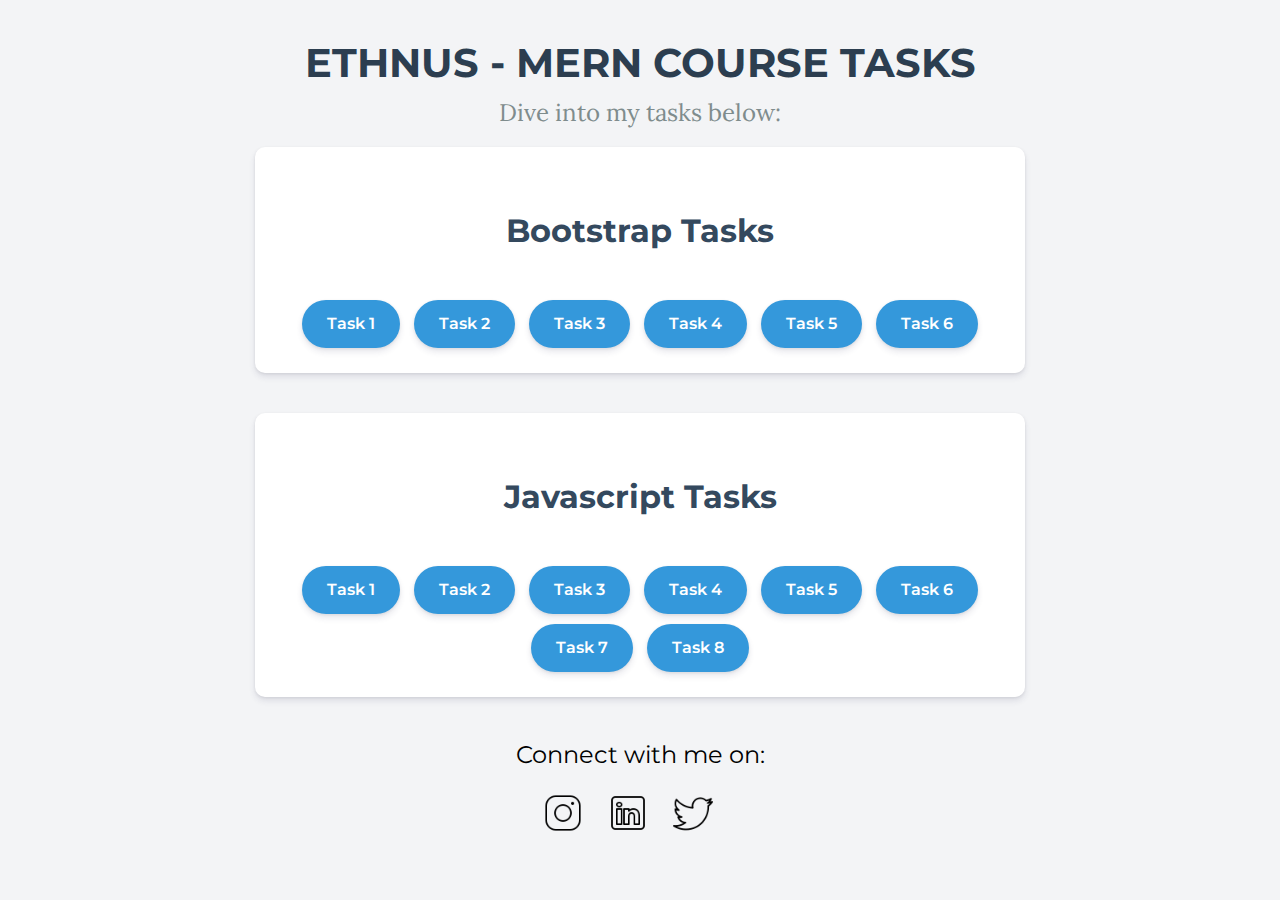
<file: index.html>
<!DOCTYPE html>
<html lang="en">
<head>
    <meta charset="UTF-8">
    <meta name="viewport" content="width=device-width, initial-scale=1.0">
    <title>TASKS-INDEX PAGE</title>
    <link href="https://maxcdn.bootstrapcdn.com/bootstrap/4.5.2/css/bootstrap.min.css" rel="stylesheet">
    <link href="https://fonts.googleapis.com/css2?family=Montserrat:wght@300;400;700&display=swap" rel="stylesheet">
    <link href="https://fonts.googleapis.com/css2?family=Lora:ital@1&display=swap" rel="stylesheet">
    <link href="./css/index.css" rel="stylesheet" type="text/css">
</head>
<body>
    <div class="container">
        <h1>ETHNUS - MERN COURSE TASKS</h1>
        <p class="lead">Dive into my tasks below:</p>
        <div class="task-section">
            <div class="task-title">Bootstrap Tasks</div>
            <div>
                <a href="./html/bootstrap_task1.html" class="btn btn-custom">Task 1</a>
                <a href="./html/bootstrap_task2.html" class="btn btn-custom">Task 2</a>
                <a href="./html/bootstrap_task3.html" class="btn btn-custom">Task 3</a>
                <a href="./html/bootstrap_task4.html" class="btn btn-custom">Task 4</a>
                <a href="./html/bootstrap_task5.html" class="btn btn-custom">Task 5</a>
                <a href="./html/bootstrap_task6.html" class="btn btn-custom">Task 6</a>
            </div>
        </div>
        <div class="task-section">
            <div class="task-title">Javascript Tasks</div>
            <div>
                <a href="./html/task1_js.html" class="btn btn-custom">Task 1</a>
                <a href="./html/task2_js.html" class="btn btn-custom">Task 2</a>
                <a href="./html/task3_js.html" class="btn btn-custom">Task 3</a>
                <a href="./html/task4_js.html" class="btn btn-custom">Task 4</a>
                <a href="./html/task5_js.html" class="btn btn-custom">Task 5</a>
                <a href="./html/task6_js.html" class="btn btn-custom">Task 6</a>
                <a href="./html/task7_js.html" class="btn btn-custom">Task 7</a>
                <a href="./html/task8_js.html" class="btn btn-custom">Task 8</a>
            </div>
        </div>
        <p id="h2">Connect with me on:</p>
        <div class="social-icons">
            <a href="https://www.instagram.com/shrishailpatil000/" target="_blank">
                <img src="./assets/icons8-instagram-50.png"/>
            </a>
            <a href="https://www.linkedin.com/in/shrishail356/" target="_blank">
                <img src="./assets/icons8-linkedin-50.png"/>
            </a>
            <a href="https://twitter.com/ShrishailMPati3" target="_blank">
                <img src="./assets/icons8-twitter-50.png"/>
            </a>
        </div>
    </div>
    <script src="https://code.jquery.com/jquery-3.5.1.slim.min.js"></script>
    <script src="https://maxcdn.bootstrapcdn.com/bootstrap/4.5.2/js/bootstrap.min.js"></script>
</body>
</html>
</file>
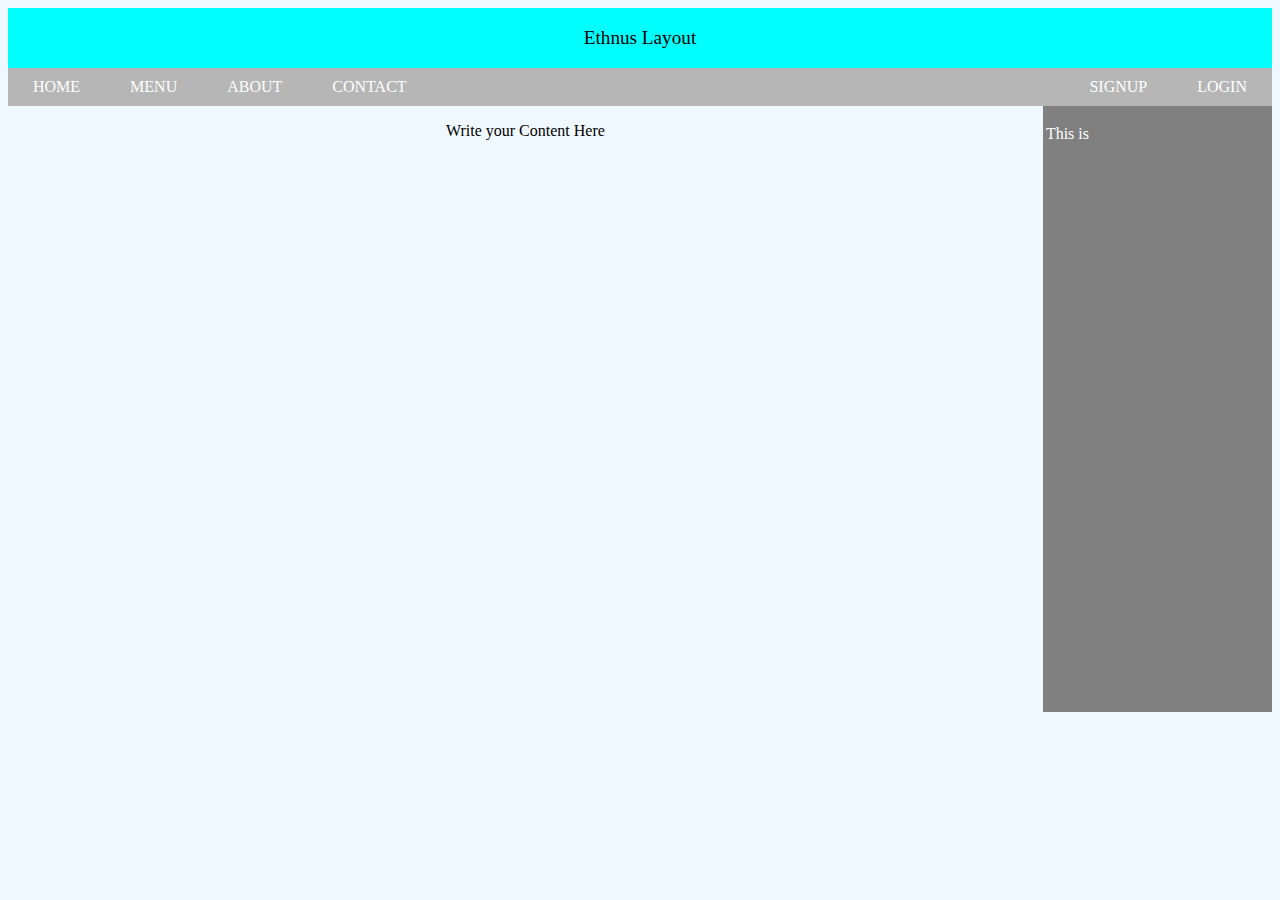
<file: html/bootstrap_task1.html>
<!DOCTYPE html>
<html lang="en">
<head>
    <meta charset="UTF-8">
    <meta name="viewport" content="width=device-width, initial-scale=1.0">
    <title>Boot Strap Task 1</title>

    <style>
        body{
            background-color: aliceblue;
        }
        nav{
            text-align: center;
            background-color: aqua;
            margin: 0;
            padding: 0;
            overflow: hidden;
            font-size: larger;

        }
      
        ul {
      list-style-type: none;
      margin: 0;
      padding: 0;
      overflow: hidden;
      background-color: rgb(182, 182, 182);
    }
    
    li {
        float: left;
    }
   
    li a {
      display: block;
      color: white;
      text-align: center;
      padding: 10px 25px;
      text-decoration: none;

    }
    #Sidebar {
        border:  solid grey;
        background-color: grey;
        color: white;
        float: right;
        padding-right: 180px;
        padding-bottom: 550px;
        
    }
   
    p{
        text-align: center;
    }
    </style>
</head>
<body>
    <nav>
        <p>Ethnus Layout</p>
    </nav>
    <ul >
        <li><a class="#" href="#home">HOME </a></li>
        <li><a href="#"> MENU </a></li>
        <li><a href="#"> ABOUT </a></li>
        <li><a href="#"> CONTACT </a></li>
        <ul style="float: right;">
            <li id="sign"><a href="#"> SIGNUP </a></li>
            <li id="sign"><a href="#"> LOGIN </a></li>
    
        </ul>
    </ul>

   <div id="Sidebar">
    <p >This is</p>
   </div>
     <P > Write your Content Here</P>
</body>

</html>
</file>
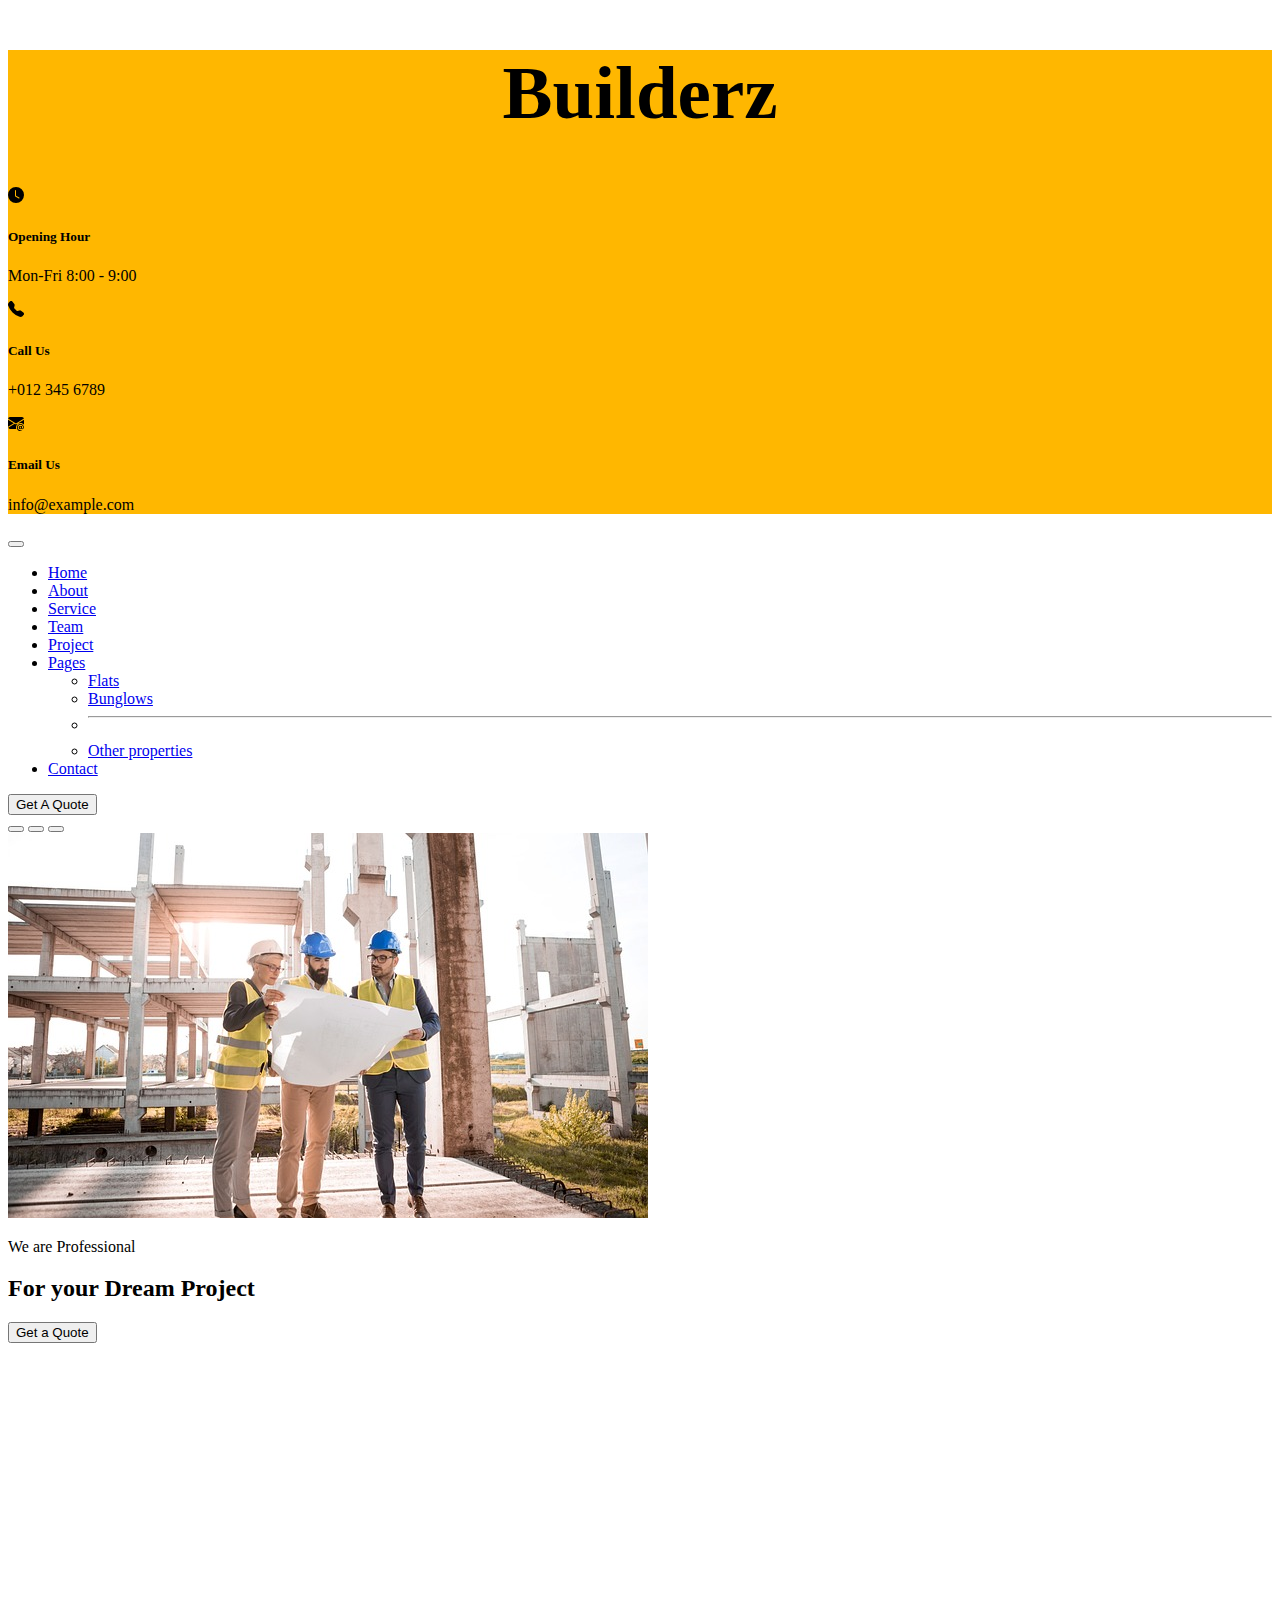
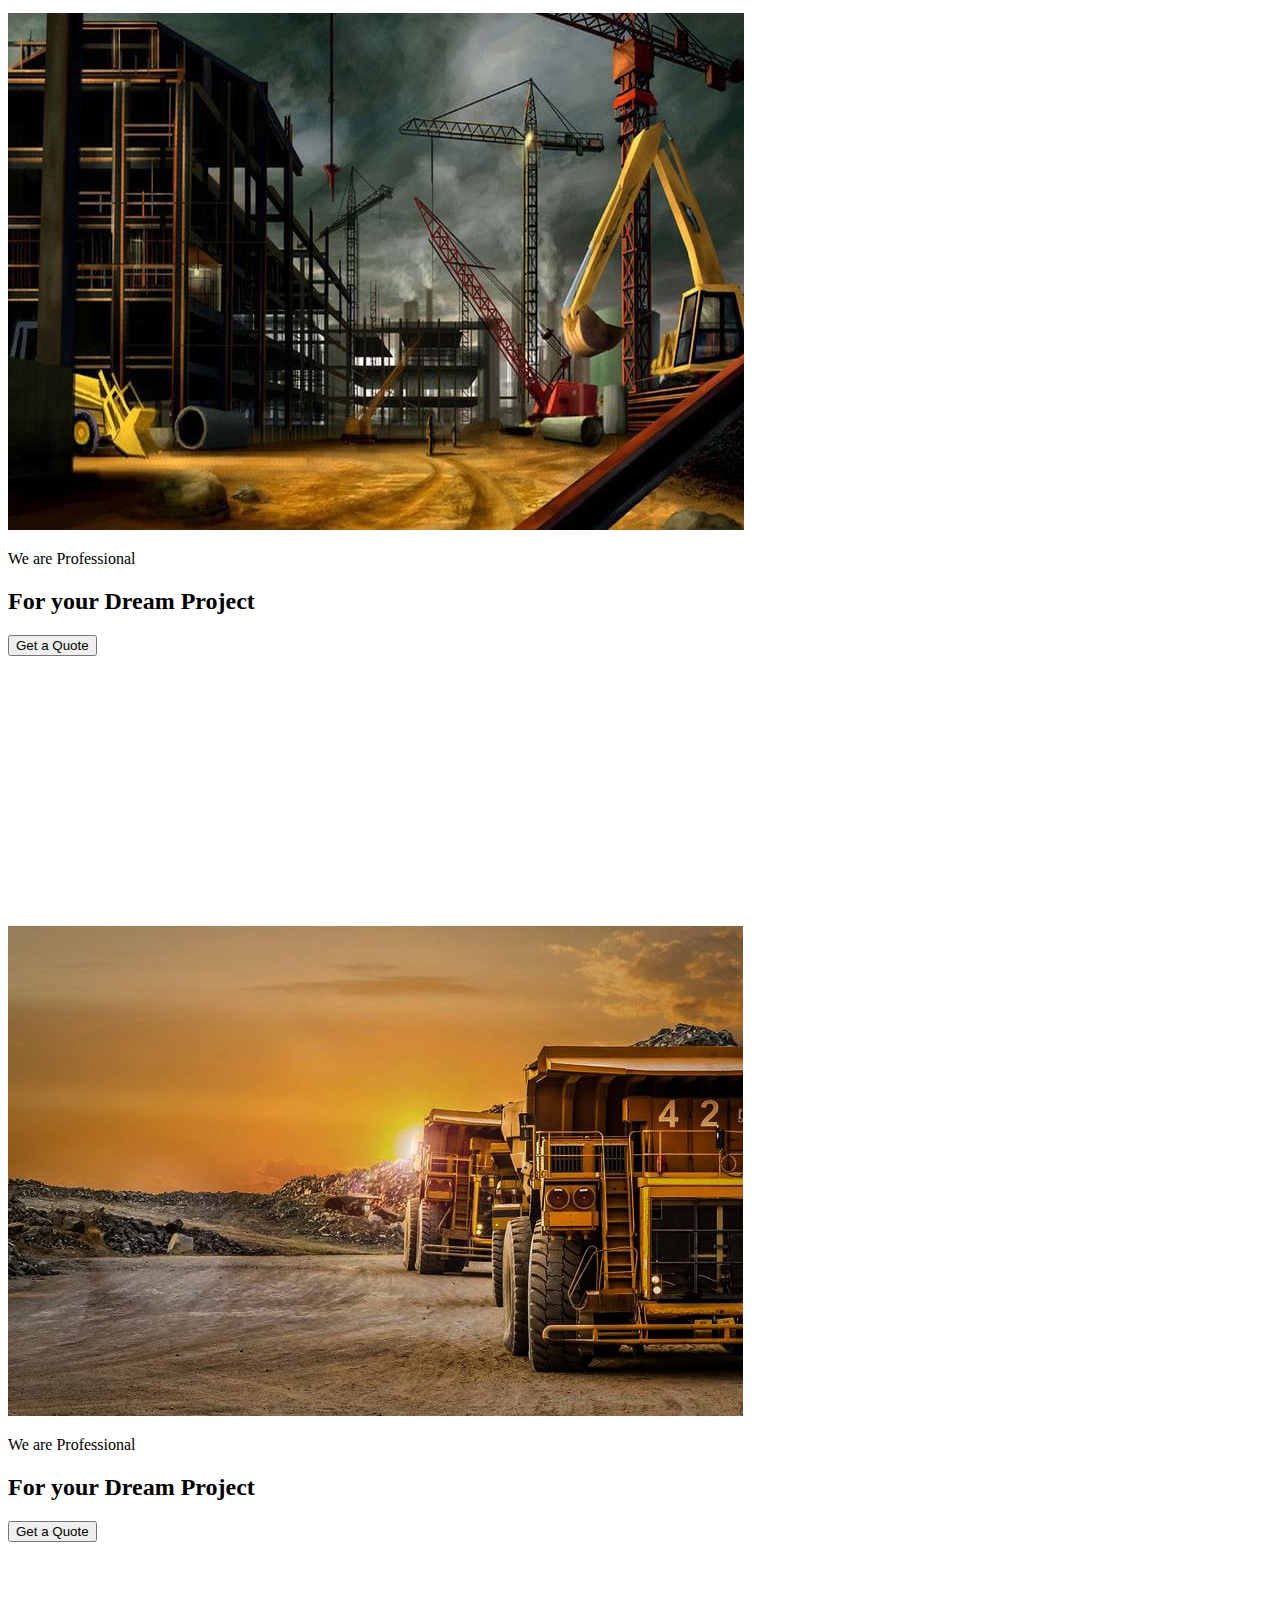
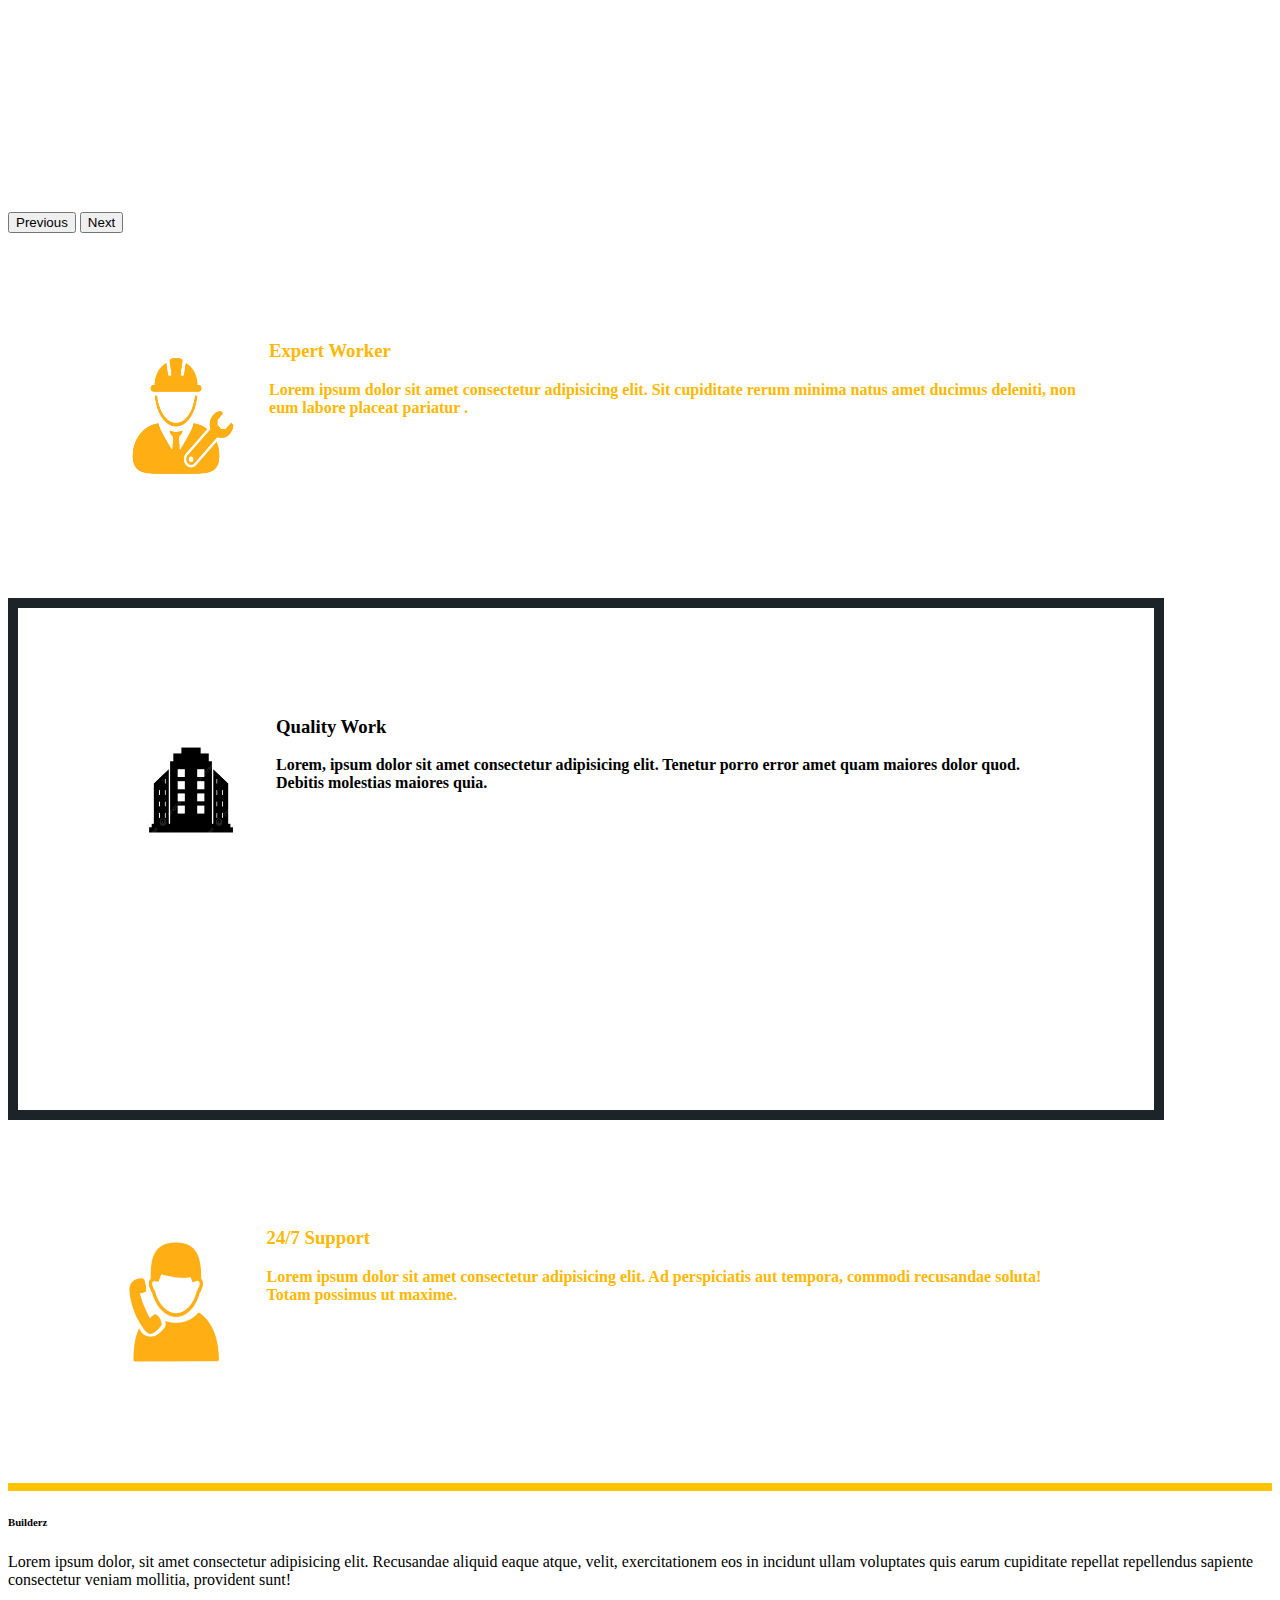
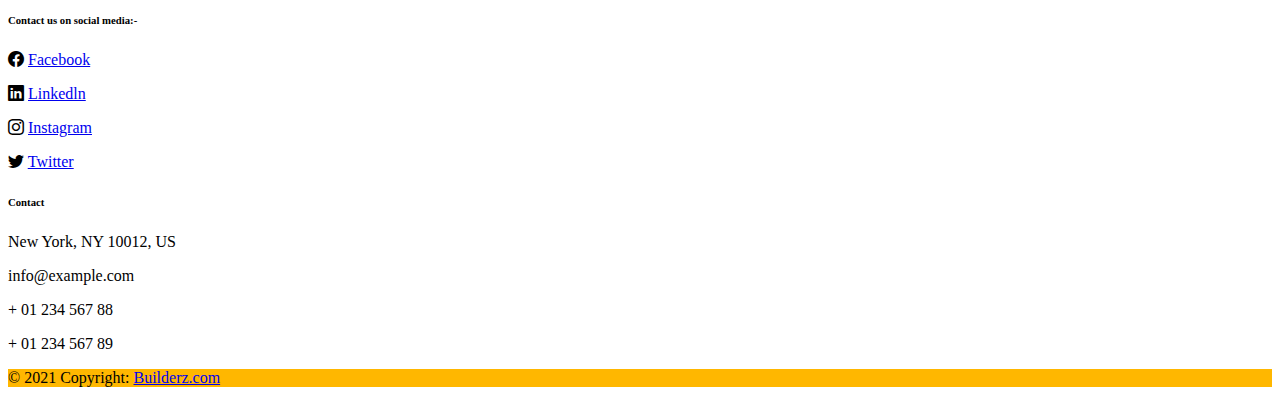
<file: html/bootstrap_task2.html>
<!DOCTYPE html>
<html lang="en">
  <head>
    <meta charset="UTF-8" />
    <meta name="viewport" content="width=device-width, initial-scale=1.0" />
    <title>Boot Strap Task 2</title>
    <link
      href="https://cdn.jsdelivr.net/npm/bootstrap@5.3.2/dist/css/bootstrap.min.css"
      rel="stylesheet"
      integrity="sha384-T3c6CoIi6uLrA9TneNEoa7RxnatzjcDSCmG1MXxSR1GAsXEV/Dwwykc2MPK8M2HN"
      crossorigin="anonymous"
    />
    <link rel="stylesheet" href="../css/bs_task2_css.css" />
    <link rel="stylesheet" href="https://cdn.jsdelivr.net/npm/bootstrap-icons@1.11.1/font/bootstrap-icons.css">
  </head>
  <body>
    <div id="header">
      <div class="container text-center">
        <div class="row">
          <div class="col mainname">
            <h1>Builderz</h1>
          </div>
          <div class="col">
            <svg xmlns="http://www.w3.org/2000/svg" width="16" height="16" fill="currentColor" class="bi bi-clock-fill" viewBox="0 0 16 16">
              <path d="M16 8A8 8 0 1 1 0 8a8 8 0 0 1 16 0zM8 3.5a.5.5 0 0 0-1 0V9a.5.5 0 0 0 .252.434l3.5 2a.5.5 0 0 0 .496-.868L8 8.71V3.5z"/>
            </svg>
            <h5>Opening Hour</h5>
            <p>Mon-Fri 8:00 - 9:00</p>
          </div>
          <div class="col">
            <svg xmlns="http://www.w3.org/2000/svg" width="16" height="16" fill="currentColor" class="bi bi-telephone-fill" viewBox="0 0 16 16">
              <path fill-rule="evenodd" d="M1.885.511a1.745 1.745 0 0 1 2.61.163L6.29 2.98c.329.423.445.974.315 1.494l-.547 2.19a.678.678 0 0 0 .178.643l2.457 2.457a.678.678 0 0 0 .644.178l2.189-.547a1.745 1.745 0 0 1 1.494.315l2.306 1.794c.829.645.905 1.87.163 2.611l-1.034 1.034c-.74.74-1.846 1.065-2.877.702a18.634 18.634 0 0 1-7.01-4.42 18.634 18.634 0 0 1-4.42-7.009c-.362-1.03-.037-2.137.703-2.877L1.885.511z"/>
            </svg>
            <h5>Call Us</h5>
            <p>+012 345 6789</p>
          </div>
          <div class="col">
            <svg xmlns="http://www.w3.org/2000/svg" width="16" height="16" fill="currentColor" class="bi bi-envelope-at-fill" viewBox="0 0 16 16">
              <path d="M2 2A2 2 0 0 0 .05 3.555L8 8.414l7.95-4.859A2 2 0 0 0 14 2H2Zm-2 9.8V4.698l5.803 3.546L0 11.801Zm6.761-2.97-6.57 4.026A2 2 0 0 0 2 14h6.256A4.493 4.493 0 0 1 8 12.5a4.49 4.49 0 0 1 1.606-3.446l-.367-.225L8 9.586l-1.239-.757ZM16 9.671V4.697l-5.803 3.546.338.208A4.482 4.482 0 0 1 12.5 8c1.414 0 2.675.652 3.5 1.671Z"/>
              <path d="M15.834 12.244c0 1.168-.577 2.025-1.587 2.025-.503 0-1.002-.228-1.12-.648h-.043c-.118.416-.543.643-1.015.643-.77 0-1.259-.542-1.259-1.434v-.529c0-.844.481-1.4 1.26-1.4.585 0 .87.333.953.63h.03v-.568h.905v2.19c0 .272.18.42.411.42.315 0 .639-.415.639-1.39v-.118c0-1.277-.95-2.326-2.484-2.326h-.04c-1.582 0-2.64 1.067-2.64 2.724v.157c0 1.867 1.237 2.654 2.57 2.654h.045c.507 0 .935-.07 1.18-.18v.731c-.219.1-.643.175-1.237.175h-.044C10.438 16 9 14.82 9 12.646v-.214C9 10.36 10.421 9 12.485 9h.035c2.12 0 3.314 1.43 3.314 3.034v.21Zm-4.04.21v.227c0 .586.227.8.581.8.31 0 .564-.17.564-.743v-.367c0-.516-.275-.708-.572-.708-.346 0-.573.245-.573.791Z"/>
            </svg>
            <h5>Email Us</h5>
            <p>info@example.com</p>
          </div>
        </div>
      </div>
    </div>

    <!-- navigation bar -->
    <nav
      class="navbar navbar-expand-lg bg-dark border-bottom border-body mt-0"
      data-bs-theme="dark"
    >
      <!-- <nav class="navbar navbar-expand-lg bg-body-tertiary"> -->
      <div class="container-fluid">
        <!-- <a class="navbar-brand" href="#">Navbar</a> -->
        <button
          class="navbar-toggler"
          type="button"
          data-bs-toggle="collapse"
          data-bs-target="#navbarSupportedContent"
          aria-controls="navbarSupportedContent"
          aria-expanded="false"
          aria-label="Toggle navigation"
        >
          <span class="navbar-toggler-icon"></span>
        </button>
        <div class="collapse navbar-collapse" id="navbarSupportedContent">
          <ul class="navbar-nav me-auto mb-2 mb-lg-0">
            <li class="nav-item">
              <a class="nav-link active" aria-current="page" href="#">Home</a>
            </li>
            <li class="nav-item">
              <a class="nav-link" href="#">About</a>
            </li>
            <li class="nav-item">
              <a class="nav-link" href="#">Service</a>
            </li>
            <li class="nav-item">
              <a class="nav-link" href="#">Team</a>
            </li>
            <li class="nav-item">
              <a class="nav-link" href="#">Project</a>
            </li>
            <li class="nav-item dropdown">
              <a
                class="nav-link dropdown-toggle"
                href="#"
                role="button"
                data-bs-toggle="dropdown"
                aria-expanded="false"
              >
                Pages
              </a>
              <ul class="dropdown-menu">
                <li><a class="dropdown-item" href="#">Flats</a></li>
                <li><a class="dropdown-item" href="#">Bunglows</a></li>
                <li><hr class="dropdown-divider" /></li>
                <li><a class="dropdown-item" href="#">Other properties</a></li>
              </ul>
            </li>
            <li class="nav-item">
              <a class="nav-link" href="#">Contact</a>
            </li>
          </ul>
          <form class="d-flex" role="button">
            <button class="btn btn-outline-success" type="menu">
              Get A Quote
            </button>
          </form>
        </div>
      </div>
    </nav>

    <!-- sliding images -->
    <div id="carouselExampleCaptions" class="carousel slide">
      <div class="carousel-indicators">
        <button
          type="button"
          data-bs-target="#carouselExampleCaptions"
          data-bs-slide-to="0"
          class="active"
          aria-current="true"
          aria-label="Slide 1"
        ></button>
        <button
          type="button"
          data-bs-target="#carouselExampleCaptions"
          data-bs-slide-to="1"
          aria-label="Slide 2"
        ></button>
        <button
          type="button"
          data-bs-target="#carouselExampleCaptions"
          data-bs-slide-to="2"
          aria-label="Slide 3"
        ></button>
      </div>
      <div class="carousel-inner">
        <div class="carousel-item active">
          <img src="../assets/bg4.jpg" class="d-block w-100" alt="..." />
          <div class="carousel-caption d-none d-md-block">
            <p>We are Professional</p>
            <h2>For your Dream Project</h2>

            <button type="button" class="btn btn-outline-light btn-lg">Get a Quote</button>
          </div>
        </div>
        <div class="carousel-item">
          <img src="../assets/bg1.jpeg.jpg" class="d-block w-100" alt="..." />
          <div class="carousel-caption d-none d-md-block">
            <p>We are Professional</p>
            <h2>For your Dream Project</h2>

            <button type="button" class="btn btn-outline-light btn-lg">Get a Quote</button>
          </div>
        </div>
        <div class="carousel-item">
          <img src="../assets/bg2.jpeg.jpg" class="d-block w-100" alt="..." />
          <div class="carousel-caption d-none d-md-block">
            <p>We are Professional</p>
            <h2>For your Dream Project</h2>

            <button type="button" class="btn btn-outline-light btn-lg">Get a Quote</button>
          </div>
        </div>
      </div>
      <button
        class="carousel-control-prev"
        type="button"
        data-bs-target="#carouselExampleCaptions"
        data-bs-slide="prev"
      >
        <span class="carousel-control-prev-icon" aria-hidden="true"></span>
        <span class="visually-hidden">Previous</span>
      </button>
      <button
        class="carousel-control-next"
        type="button"
        data-bs-target="#carouselExampleCaptions"
        data-bs-slide="next"
      >
        <span class="carousel-control-next-icon" aria-hidden="true"></span>
        <span class="visually-hidden">Next</span>
      </button>
    </div>
  
    <!-- grid below sliding image -->
    <div class="container text-center mx-0 ">
      <div class="row">
        <div class="col bg-dark p-0 m-0">
          <div class="gridcontent1">
          <img src="../assets/Untitled_design-removebg-preview.png" alt="worker" class="icon">
          <h3>Expert Worker</h3>
          <p>Lorem ipsum dolor sit amet consectetur adipisicing elit. Sit cupiditate rerum minima natus amet ducimus deleniti, non eum labore placeat pariatur .</p>
           </div>   
          </div>
        <div class="col bg-warning p-0 m-0">
          <div class="gridcontent2">
          <img src="../assets/building-removebg-preview.png" alt="bulding" class="icon">
          <h3>Quality Work</h3>
          <p>Lorem, ipsum dolor sit amet consectetur adipisicing elit. Tenetur porro error amet quam maiores dolor quod. Debitis molestias maiores quia.</p>
          </div>
        </div>
        <div class="col bg-dark p-0 m-0">
          <div class="gridcontent1">
          <img src="../assets/Untitled_design__1_-removebg-preview.png" alt="worker" class="icon">
          <h3>24/7 Support</h3>
          <p>Lorem ipsum dolor sit amet consectetur adipisicing elit. Ad perspiciatis aut tempora, commodi recusandae soluta! Totam possimus ut maxime.</p>
          </div>
        </div>
      </div>
    </div>

    <!-- footer content -->
    <!-- Footer -->
    <div class="divider"></div>
<footer class="text-center text-lg-start bg-dark text-muted  pt-1 mt-0">

  <!-- Section: Links  -->
  <section class="">
    <div class="container text-center text-md-start mt-5">
      <!-- Grid row -->
      <div class="row mt-3">
        <!-- Grid column -->
        <div class="col-md-3 col-lg-4 col-xl-3 mx-auto mb-4">
          <!-- Content -->
          <h6 class="text-uppercase fw-bold mb-4 text-warning fs-2 fw-bold">
            <i class="fas fa-gem me-3 "></i>Builderz
          </h6>
          <p class="fw-bold text-warning">
            Lorem ipsum dolor, sit amet consectetur adipisicing elit. Recusandae aliquid eaque atque, velit, exercitationem eos in incidunt ullam voluptates quis earum cupiditate repellat repellendus sapiente consectetur veniam mollitia, provident sunt!
          </p>
        </div>
   

   
        <!-- Grid column -->
        <div class="col-md-3 col-lg-2 col-xl-2 mx-auto mb-4">
          <!-- Links -->
          <h6 class="text-uppercase fw-bold mb-4 text-warning">
            Contact us on social media:-
          </h6>
          <p>
            <i class="bi bi-facebook text-warning"></i>
            <a href="#" class="link-warning">Facebook</a>
          <p>
            <i class="bi bi-linkedin text-warning"></i>
            <a href="#" class="link-warning">Linkedln</a>
          </p>
          <p>
            <i class="bi bi-instagram text-warning"></i>
            <a href="#" class="link-warning">Instagram</a>
          </p>
          <p>
            <i class="bi bi-twitter text-warning"></i>
            <a href="#" class="link-warning">Twitter</a>
          </p>
        </div>
        <!-- Grid column -->

        <!-- Grid column -->
        <div class="col-md-4 col-lg-3 col-xl-3 mx-auto mb-md-0 mb-4">
          <!-- Links -->
          <h6 class="text-uppercase fw-bold mb-4 text-warning">Contact</h6>
          <p class="text-warning"><i class="fas fa-home me-3 text-warning"></i> New York, NY 10012, US</p>
          <p class="text-warning">
            <i class="fas fa-envelope me-3"></i>
            info@example.com
          </p>
          <p class="text-warning"><i class="fas fa-phone me-3 text-warning"></i> + 01 234 567 88</p>
          <p class="text-warning"><i class="fas fa-print me-3 text-warning"></i> + 01 234 567 89</p>
        </div>
        <!-- Grid column -->
      </div>
      <!-- Grid row -->
    </div>
  </section>
  <!-- Section: Links  -->

  <!-- Copyright -->
  <div class="text-center p-4" style="background-color: rgb(255, 183, 0);">
    © 2021 Copyright:
    <a class="text-reset fw-bold" href="#">Builderz.com</a>
  </div>
  <!-- Copyright -->
</footer>
<!-- Footer -->
    <script
      src="https://cdn.jsdelivr.net/npm/bootstrap@5.3.2/dist/js/bootstrap.bundle.min.js"
      integrity="sha384-C6RzsynM9kWDrMNeT87bh95OGNyZPhcTNXj1NW7RuBCsyN/o0jlpcV8Qyq46cDfL"
      crossorigin="anonymous"
    ></script>
  </body>
</html>
</file>
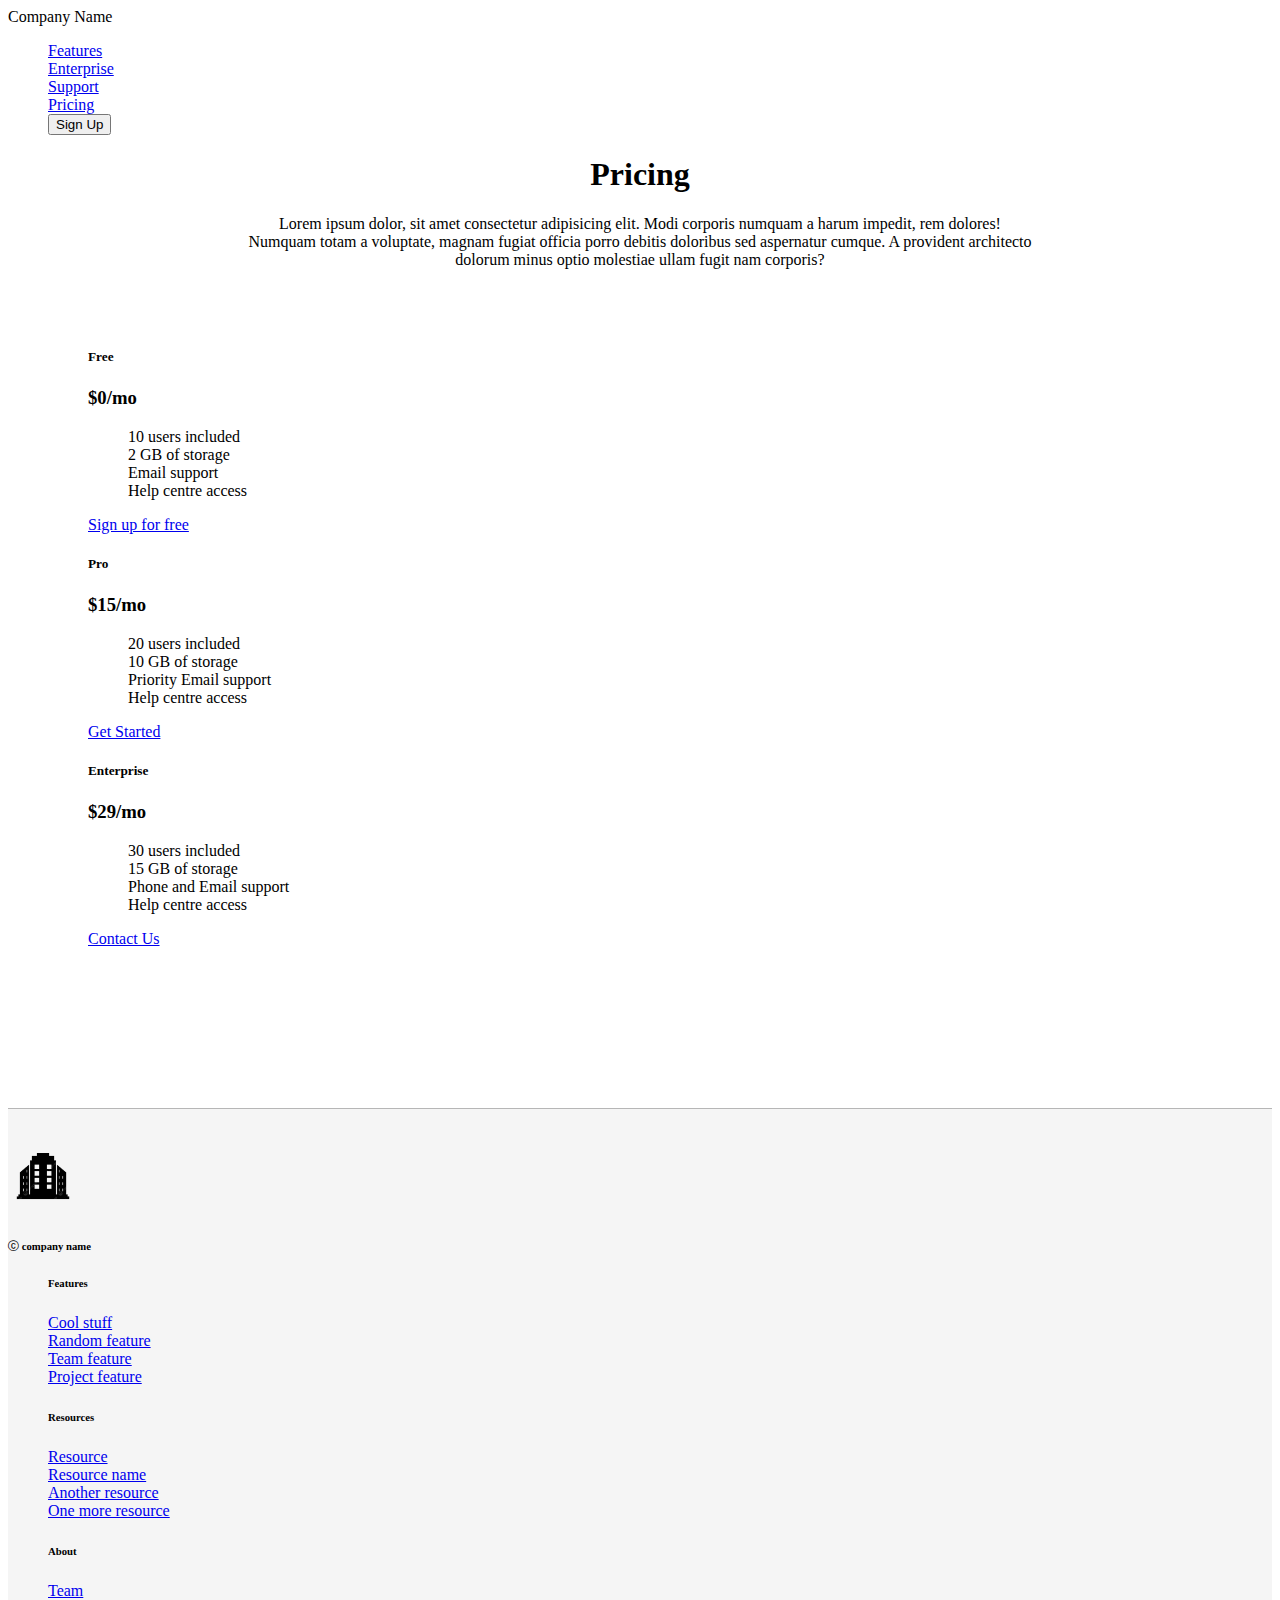
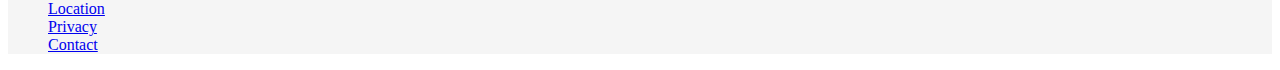
<file: html/bootstrap_task3.html>
<!DOCTYPE html>
<html lang="en">
<head>
    <meta charset="UTF-8">
    <meta name="viewport" content="width=device-width, initial-scale=1.0">
    <link href="https://cdn.jsdelivr.net/npm/bootstrap@5.3.2/dist/css/bootstrap.min.css" rel="stylesheet" integrity="sha384-T3c6CoIi6uLrA9TneNEoa7RxnatzjcDSCmG1MXxSR1GAsXEV/Dwwykc2MPK8M2HN" crossorigin="anonymous">
    <link rel="stylesheet" href="../css/bs_task3_css.css">
    <link rel="stylesheet" href="https://cdn.jsdelivr.net/npm/bootstrap-icons@1.11.1/font/bootstrap-icons.css">
    <title>Boot Strap Task 3</title>
</head>
<body>
    <!-- navbar starts here -->
    <nav class="navbar bg-body-tertiary ">
    <div class="container-fluid">
        <span class="navbar-brand mb-0 h1">Company Name</span>
      
    <ul class="nav justify-content-end">
        <li class="nav-item">
          <a class="nav-link active" aria-current="page" href="#">Features</a>
        </li>
        <li class="nav-item">
          <a class="nav-link" href="#">Enterprise</a>
        </li>
        <li class="nav-item">
          <a class="nav-link" href="#">Support</a>
        </li>
        <li class="nav-item">
          <a class="nav-link" href="#">Pricing</a>
        </li>
       
      <button class="btn btn-outline-primary" type="sign up">Sign Up</button>
      </ul>
    </div>
</nav>

    <h1>Pricing</h1>
    <p>Lorem ipsum dolor, sit amet consectetur adipisicing elit. Modi corporis numquam a harum impedit, rem dolores! Numquam totam a voluptate, magnam fugiat officia porro debitis doloribus sed aspernatur cumque. A provident architecto dolorum minus optio molestiae ullam fugit nam corporis?</p>

    <!-- price cards -->
    <div class="container text-center">
      <div class="row">
        <!-- 1st card -->
        <div class="col">
          <div class="card">
            <h5 class="card-header">Free</h5>
            <div class="card-body">
              <h3 class="card-title">$0/mo</h3>
              <ul>
                <li>10 users included</li>
                <li>2 GB of storage</li>
                <li>Email support</li>
                <li>Help centre access</li>
              </ul>
              <a href="#" class="btn btn-primary">Sign up for free</a>
            </div>
          </div>
        </div>

        <!-- 2nd card -->
        <div class="col">
          <div class="card">
            <h5 class="card-header">Pro</h5>
            <div class="card-body">
              <h3 class="card-title">$15/mo</h3>
              <ul>
                <li>20 users included</li>
                <li>10 GB of storage</li>
                <li>Priority Email support</li>
                <li>Help centre access</li>
              </ul>
              <a href="#" class="btn btn-primary">Get Started</a>
            </div>
          </div>
        </div>


        <!-- 3rd card -->
        <div class="col">
          <div class="card">
            <h5 class="card-header">Enterprise</h5>
            <div class="card-body">
              <h3 class="card-title">$29/mo</h3>
              <ul>
                <li>30 users included</li>
                <li>15 GB of storage</li>
                <li>Phone and Email support</li>
                <li>Help centre access</li>
              </ul>
              <a href="#" class="btn btn-primary">Contact Us</a>
            </div>
          </div>
        </div>
      </div>
    </div>

    <!-- price card ends -->

    <!-- footer starts -->
    <div class="text-center foot">
      <div class="row">
        <div class="col colcomplogo">
          <img src="../assets/building-removebg-preview.png" alt="company logo" width="70" height="70">
          
          <h6><i class="bi bi-c-circle"></i> company name</h6>
        </div>
        <div class="col">
          <ul>
            <h6>Features</h6>
            <li><a href="#" class="link-secondary link-offset-2 link-underline-opacity-25">Cool stuff</a></li>
            <li><a href="#" class="link-secondary link-offset-2 link-underline-opacity-25">Random feature</a></li>
            <li><a href="#" class="link-secondary link-offset-2 link-underline-opacity-25">Team feature</a></li>
            <li><a href="#" class="link-secondary link-offset-2 link-underline-opacity-25">Project feature</a></li>
          </ul>
        </div>
        <div class="col">
          <ul id="footerul">
            <h6>Resources</h6>
            <li><a href="#" class="link-secondary link-offset-2 link-underline-opacity-25">Resource</a></li>
            <li><a href="#" class="link-secondary link-offset-2 link-underline-opacity-25">Resource name</a></li>
            <li><a href="#" class="link-secondary link-offset-2 link-underline-opacity-25">Another resource</a></li>
            <li><a href="#" class="link-secondary link-offset-2 link-underline-opacity-25">One more resource</a></li>
          </ul>
        </div>
        <div class="col">
          <ul>
            <h6>About</h6>
            <li><a href="#" class="link-secondary link-offset-2 link-underline-opacity-25">Team</a></li>
            <li><a href="#" class="link-secondary link-offset-2 link-underline-opacity-25">Location</a></li>
            <li><a href="#" class="link-secondary link-offset-2 link-underline-opacity-25">Privacy</a></li>
            <li><a href="#" class="link-secondary link-offset-2 link-underline-opacity-25">Contact</a></li>
          </ul>
        </div>
      </div>
    </div>
    
    
    <script src="https://cdn.jsdelivr.net/npm/bootstrap@5.3.2/dist/js/bootstrap.bundle.min.js" integrity="sha384-C6RzsynM9kWDrMNeT87bh95OGNyZPhcTNXj1NW7RuBCsyN/o0jlpcV8Qyq46cDfL" crossorigin="anonymous"></script>
</body>
</html>
</file>
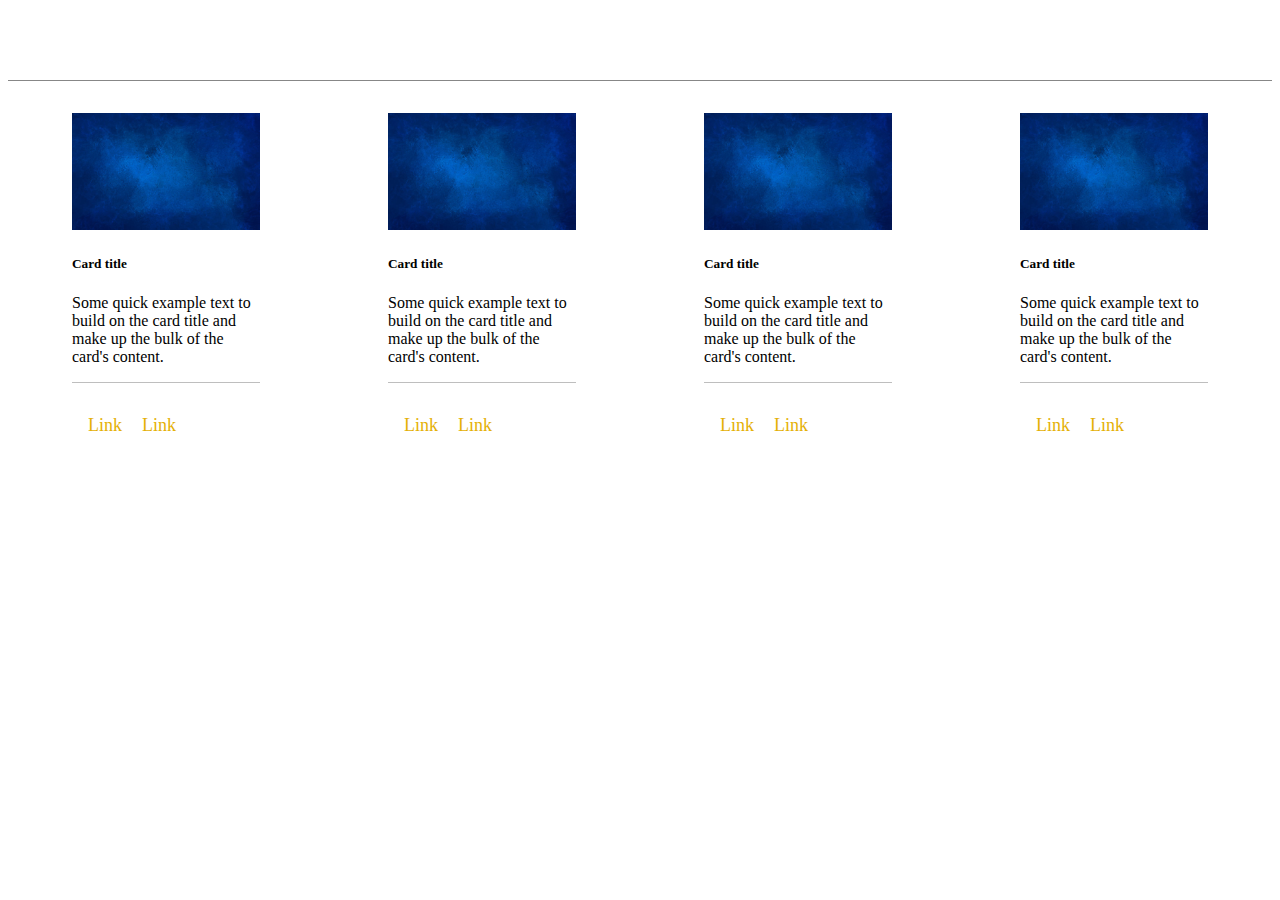
<file: html/bootstrap_task4.html>
<!DOCTYPE html>
<html lang="en">
  <head>
    <meta charset="UTF-8" />
    <meta name="viewport" content="width=device-width, initial-scale=1.0" />
    <link
      href="https://cdn.jsdelivr.net/npm/bootstrap@5.3.2/dist/css/bootstrap.min.css"
      rel="stylesheet"
      integrity="sha384-T3c6CoIi6uLrA9TneNEoa7RxnatzjcDSCmG1MXxSR1GAsXEV/Dwwykc2MPK8M2HN"
      crossorigin="anonymous"
    />
    <link rel="stylesheet" href="../css/bs_task4_css.css" />
    <title>Boot Strap Task 4</title>
  </head>
  <body>
    <div id="containercards">
      <div class="card cardcontain1" style="width: 18rem">
        <div class="outer">
          <img src="../assets/bluebg.jpg" class="card-img-top" alt="..." />
          <div class="inner">
            <img src="../assets/images1.jpeg" alt="after transition" class="imgafter" />
          
        </div></div>
        <div class="card-body">
          <h5 class="card-title">Card title</h5>
          <p class="card-text">
            Some quick example text to build on the card title and make up the
            bulk of the card's content.
          </p>
          <div class="linkbtn">
            <a href="#"> Link</a>
            <a href="#"> Link</a>
          </div>
        </div>
      </div>
      <div class="card cardcontain2" style="width: 18rem">
        <div class="outer">
          <img src="../assets/bluebg.jpg" class="card-img-top" alt="..." />
          <div class="inner">
            <img src="../assets/images.jpeg" alt="after transition" class="imgafter" />
          </div>
        </div>
        <div class="card-body">
          <h5 class="card-title">Card title</h5>
          <p class="card-text">
            Some quick example text to build on the card title and make up the
            bulk of the card's content.
          </p>
          <div class="linkbtn">
            <a href="#"> Link</a>
            <a href="#"> Link</a>
          </div>
        </div>
      </div>
      <div class="card cardcontain3" style="width: 18rem">
        <div class="outer">
          <img src="../assets/bluebg.jpg" class="card-img-top" alt="..." />
          <div class="inner">
            <img src="../assets/images2.jpeg" alt="after transition" class="imgafter" />
          </div>
        </div>
        <div class="card-body">
          <h5 class="card-title">Card title</h5>
          <p class="card-text">
            Some quick example text to build on the card title and make up the
            bulk of the card's content.
          </p>
          <div class="linkbtn">
            <a href="#"> Link</a>
            <a href="#"> Link</a>
          </div>
        </div>
      </div>
      <div class="card cardcontain4" style="width: 18rem">
        <div class="outer">
          <img src="../assets/bluebg.jpg" class="card-img-top" alt="..." />
          <div class="inner">
            <img src="../assets/images3.jpeg" alt="after transition" class="imgafter" />
          </div>
        </div>
        <div class="card-body">
          <h5 class="card-title">Card title</h5>
          <p class="card-text">
            Some quick example text to build on the card title and make up the
            bulk of the card's content.
          </p>
          <div class="linkbtn">
            <a href="#"> Link</a>
            <a href="#"> Link</a>
          </div>
        </div>
      </div>
    </div>

    <script src="https://cdn.jsdelivr.net/npm/bootstrap@5.3.2/dist/js/bootstrap.bundle.min.js" integrity="sha384-C6RzsynM9kWDrMNeT87bh95OGNyZPhcTNXj1NW7RuBCsyN/o0jlpcV8Qyq46cDfL" crossorigin="anonymous"></script>
  </body>
</html>
</file>
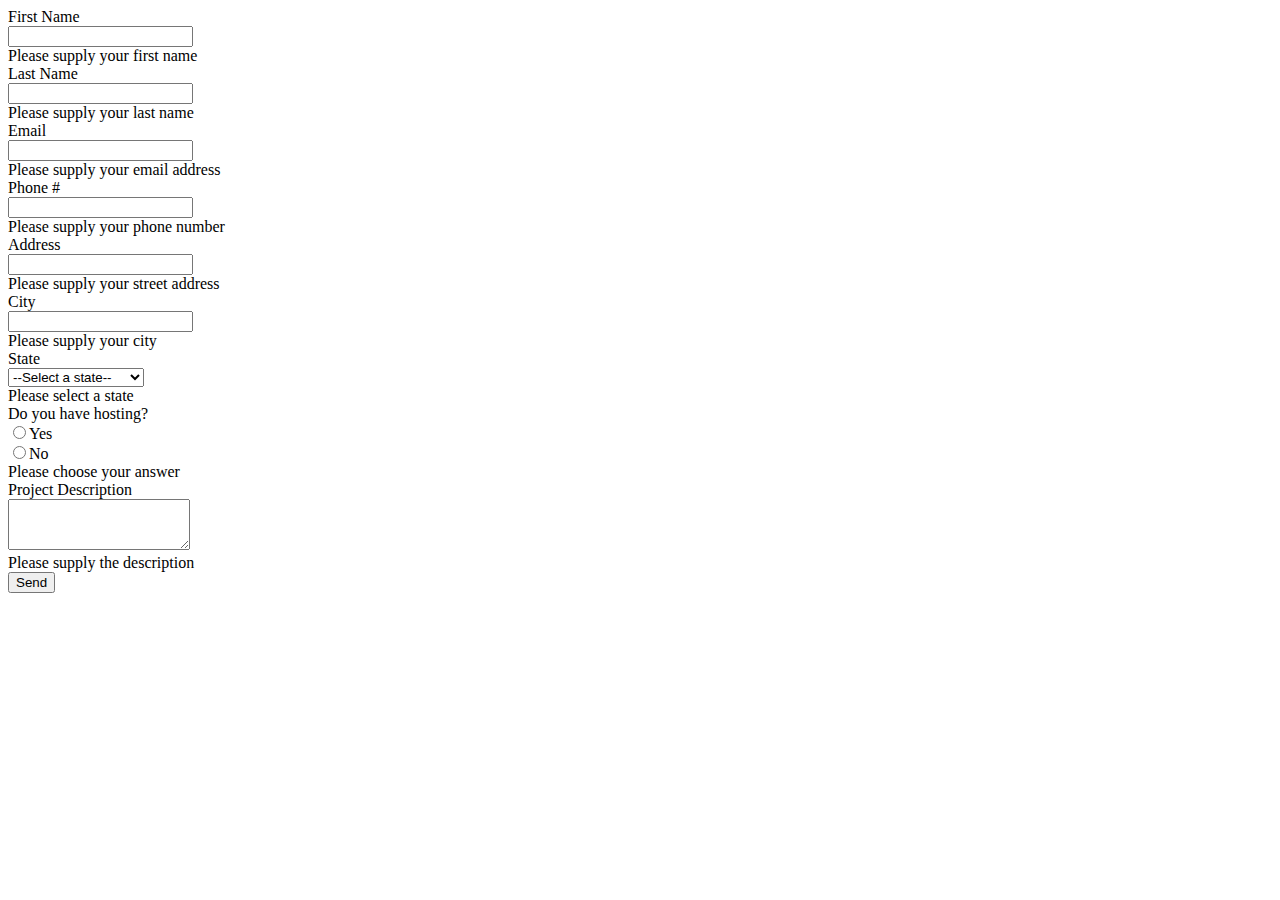
<file: html/bootstrap_task5.html>
<!DOCTYPE html>
<html>
<head>
    <title>Boot Strap Task 5</title>
    <link href="https://cdn.jsdelivr.net/npm/bootstrap@5.0.2/dist/css/bootstrap.min.css" rel="stylesheet"
        integrity="sha384-EVSTQN3/azprG1Anm3QDgpJLIm9Nao0Yz1ztcQTwFspd3yD65VohhpuuCOmLASjC" crossorigin="anonymous">
    <link rel="stylesheet" href="https://cdnjs.cloudflare.com/ajax/libs/font-awesome/6.4.0/css/all.min.css"
        integrity="sha512-iecdLmaskl7CVkqkXNQ/ZH/XLlvWZOJyj7Yy7tcenmpD1ypASozpmT/E0iPtmFIB46ZmdtAc9eNBvH0H/ZpiBw=="
        crossorigin="anonymous" referrerpolicy="no-referrer" />
</head>
<body>
    <div class="w-50 mx-auto h-100 mt-5">
        <form class="needs-validation" novalidate>
            <div class="row mb-3">
                <label for="inputFirstName" class="col-sm-2 col-form-label">First Name</label>
                <div class="col-sm-10 has-validation">
                    <div class="input-group has-validation">
                        <span class="input-group-text" id="inputGroupPrepend">
                            <i class="fa-solid fa-user"></i>
                        </span>
                        <input type="text" class="form-control" id="inputFirstName" required>
                        <div class="invalid-feedback">
                            Please supply your first name
                        </div>
                    </div>
                </div>
            </div>
            <div class="row mb-3">
                <label for="inputLastName" class="col-sm-2 col-form-label">Last Name</label>
                <div class="col-sm-10 has-validation">
                    <div class="input-group has-validation">
                        <span class="input-group-text">
                            <i class="fa-solid fa-user"></i>
                        </span>
                        <input type="text" class="form-control" id="inputLastName" required>
                        <div class="invalid-feedback">
                            Please supply your last name
                        </div>
                    </div>
                </div>
            </div>
            <div class="row mb-3">
                <label for="inputEmail" class="col-sm-2 col-form-label">Email</label>
                <div class="col-sm-10 has-validation">
                    <div class="input-group has-validation">
                        <span class="input-group-text" id="inputGroupPrepend">
                            <i class="fa-solid fa-envelope"></i>
                        </span>
                        <input type="email" class="form-control" id="inputEmail" required>
                        <div class="invalid-feedback">
                            Please supply your email address
                        </div>
                    </div>
                </div>
            </div>
            <div class="row mb-3">
                <label for="inputPhone" class="col-sm-2 col-form-label">Phone #</label>
                <div class="col-sm-10 has-validation">
                    <div class="input-group has-validation">
                        <span class="input-group-text">
                            <i class="fa-solid fa-phone"></i>
                        </span>
                        <input type="tel" class="form-control" id="inputPhone" required>
                        <div class="invalid-feedback">
                            Please supply your phone number
                        </div>
                    </div>
                </div>
            </div>

            <div class="row mb-3">
                <label for="inputAddress" class="col-sm-2 col-form-label">Address</label>
                <div class="col-sm-10 has-validation">
                    <div class="input-group has-validation">
                        <span class="input-group-text">
                            <i class="fa-solid fa-house"></i>
                        </span>
                        <input type="text" class="form-control" id="inputAddress" required>
                        <div class="invalid-feedback">
                            Please supply your street address
                        </div>
                    </div>
                </div>
            </div>

            <div class="row mb-3">
                <label for="inputCity" class="col-sm-2 col-form-label">City</label>
                <div class="col-sm-10 has-validation">
                    <div class="input-group has-validation">
                        <span class="input-group-text">
                            <i class="fa-solid fa-house"></i>
                        </span>
                        <input type="text" class="form-control" id="inputCity" required>
                        <div class="invalid-feedback">
                            Please supply your city
                        </div>
                    </div>
                </div>
            </div>

            <div class="row mb-3">
                <label for="inputState" class="col-sm-2 col-form-label">State</label>
                <div class="col-sm-10 has-validation">
                    <div class="input-group has-validation">
                        <span class="input-group-text">
                            <i class="fa-solid fa-list"></i>
                        </span>
                        <select class="form-control" id="inputState" required>
                            <option value="" selected disabled> --Select a state-- </option>
                            <option value="Andhra Pradesh">Andhra Pradesh</option>
                            <option value="Arunachal Pradesh">Arunachal Pradesh</option>
                            <option value="Assam">Assam</option>
                            <option value="Bihar">Bihar</option>
                            <option value="Chhattisgarh">Chhattisgarh</option>
                            <option value="Goa">Goa</option>
                            <option value="Gujarat">Gujarat</option>
                            <option value="Haryana">Haryana</option>
                            <option value="Himachal Pradesh">Himachal Pradesh</option>
                            <option value="Jharkhand">Jharkhand</option>
                            <option value="Karnataka">Karnataka</option>
                            <option value="Kerala">Kerala</option>
                            <option value="Madhya Pradesh">Madhya Pradesh</option>
                            <option value="Maharashtra">Maharashtra</option>
                            <option value="Manipur">Manipur</option>
                            <option value="Meghalaya">Meghalaya</option>
                            <option value="Mizoram">Mizoram</option>
                            <option value="Nagaland">Nagaland</option>
                            <option value="Odisha">Odisha</option>
                            <option value="Punjab">Punjab</option>
                            <option value="Rajasthan">Rajasthan</option>
                            <option value="Sikkim">Sikkim</option>
                            <option value="Tamil Nadu">Tamil Nadu</option>
                            <option value="Telangana">Telangana</option>
                            <option value="Tripura">Tripura</option>
                            <option value="Uttar Pradesh">Uttar Pradesh</option>
                            <option value="Uttarakhand">Uttarakhand</option>
                            <option value="West Bengal">West Bengal</option>
                        </select>
                        <div class="invalid-feedback">
                            Please select a state
                        </div>
                    </div>
                </div>
            </div>

            <div class="row mb-3">
                <label for="inputCity" class="col-sm-2 col-form-label">Do you have hosting?</label>
                <div class="col-sm-10 has-validation">
                    <!-- <span class="input-group-text">
                        <i class="fa-solid fa-house"></i>
                    </span> -->
                    <input type="radio" name="inputHosting" required value="y">Yes <br />
                    <input type="radio" name="inputHosting" required value="n">No
                    <div class="invalid-feedback">
                        Please choose your answer
                    </div>
                    <!-- <div class="input-group has-validation">
                    </div> -->
                </div>
            </div>

            <div class="row mb-3">
                <label for="inputCity" class="col-sm-2 col-form-label">Project Description</label>
                <div class="col-sm-10 has-validation">
                    <div class="input-group has-validation">
                        <span class="input-group-text">
                            <i class="fa-sharp fa-solid fa-pen"></i>
                        </span>
                        <textarea class="form-control" id="inputDescription" rows="3" required></textarea>
                        <div class="invalid-feedback">
                            Please supply the description
                        </div>
                    </div>
                </div>
            </div>

            <div class="row mb-3">
                <label for="submit" class="col-sm-2"></label>
                <div class="col-sm-10">
                    <button type="submit" class="btn btn-warning text-white" id="submit">Send <i
                            class="fa-solid fa-paper-plane"></i>
                    </button>
                </div>
            </div>

        </form>
    </div>

    <script src="https://cdn.jsdelivr.net/npm/bootstrap@5.0.2/dist/js/bootstrap.bundle.min.js"
        integrity="sha384-MrcW6ZMFYlzcLA8Nl+NtUVF0sA7MsXsP1UyJoMp4YLEuNSfAP+JcXn/tWtIaxVXM"
        crossorigin="anonymous"></script>

    <script>
        // Example starter JavaScript for disabling form submissions if there are invalid fields
        (function () {
            'use strict'

            // Fetch all the forms we want to apply custom Bootstrap validation styles to
            var forms = document.querySelectorAll('.needs-validation')

            // Loop over them and prevent submission
            Array.prototype.slice.call(forms)
                .forEach(function (form) {
                    form.addEventListener('submit', function (event) {
                        if (!form.checkValidity()) {
                            event.preventDefault()
                            event.stopPropagation()
                        }

                        form.classList.add('was-validated')
                    }, false)
                })
        })()
    </script>


</body>

</html>
</file>
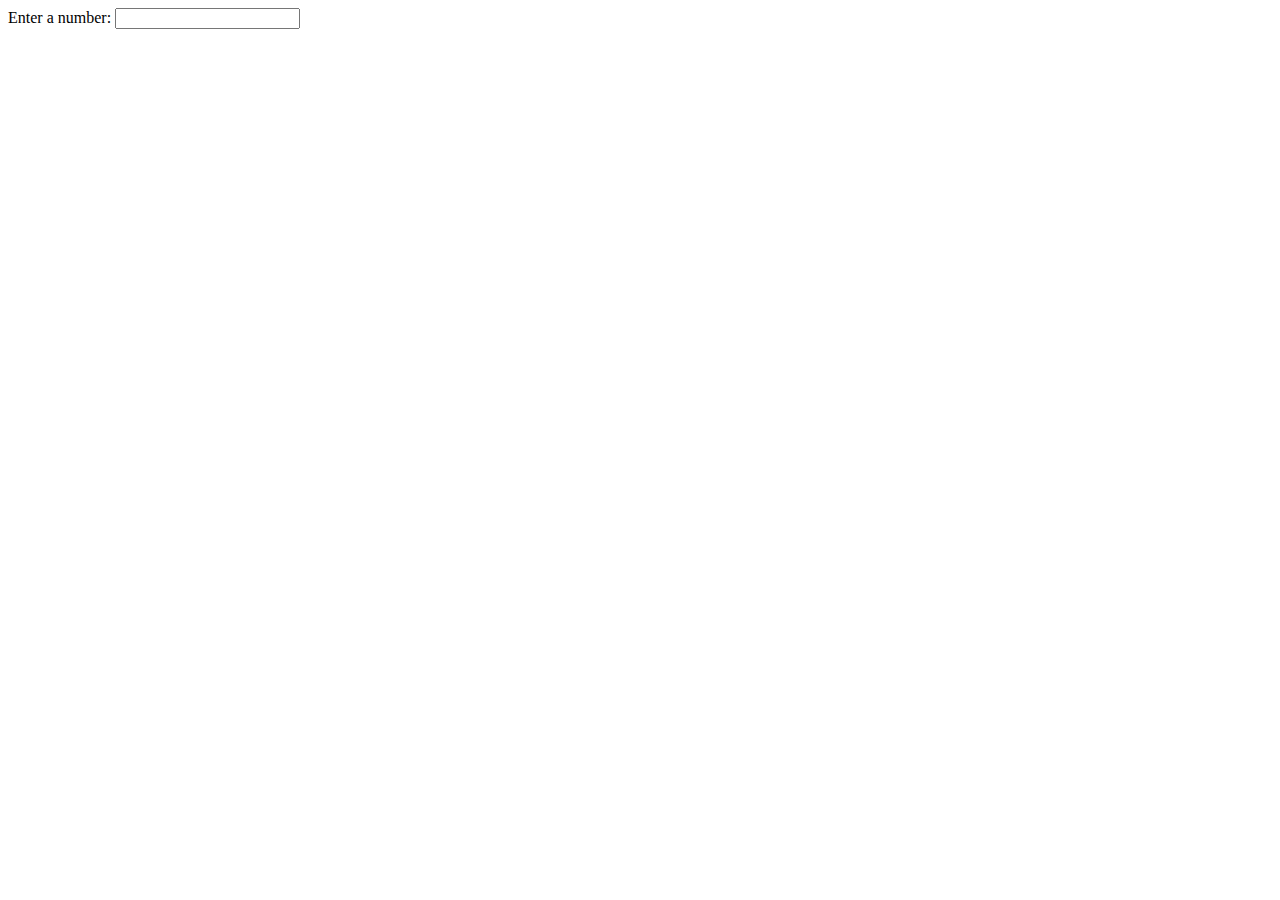
<file: html/task1_js.html>
<!DOCTYPE html>
<html>
<head>
  <title>JS Task 1</title>
</head>
<body>

<label for="numberInput">Enter a number: </label>
<input type="number" id="numberInput">

<p id="reversedNumber"></p>

<script>
  const numberInput = document.getElementById('numberInput');
  const reversedNumberElement = document.getElementById('reversedNumber');

  numberInput.addEventListener('input', () => {
    const inputValue = parseFloat(numberInput.value);
    const reversedNumber = parseFloat(inputValue.toString().split('').reverse().join(''));
    if (!isNaN(reversedNumber)) {
      reversedNumberElement.innerText = `Reversed number: ${reversedNumber}`;
    } else {
      reversedNumberElement.innerText = 'Please enter a valid number.';
    }
  });
</script>

</body>
</html>
</file>
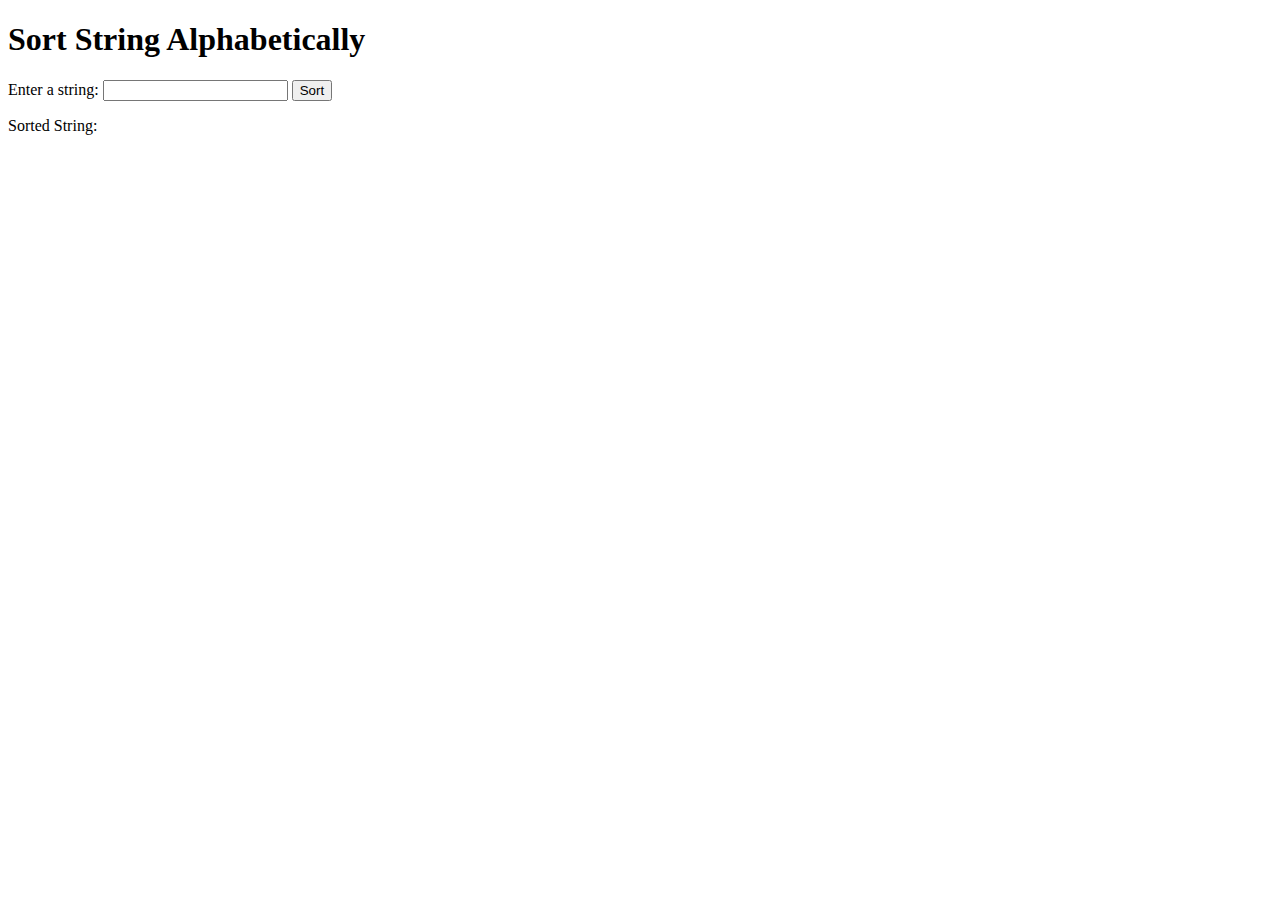
<file: html/task2_js.html>
<!DOCTYPE html>
<html>
<head>
  <title>JS Task 2</title>
</head>
<body>
  <h1>Sort String Alphabetically</h1>
  
  <form id="stringForm">
    <label for="originalString">Enter a string:</label>
    <input type="text" id="originalString" name="originalString" required>
    <input type="submit" value="Sort">
  </form>

  <p>Sorted String: <span id="sortedString"></span></p>

  <script>
    function sortStringAlphabetically(inputString) {
      // Convert the string to an array of characters, sort it, and then join it back into a string
      return inputString.split('').sort().join('');
    }

    const stringForm = document.getElementById('stringForm');
    const originalStringInput = document.getElementById('originalString');
    const sortedStringOutput = document.getElementById('sortedString');

    stringForm.addEventListener('submit', function(event) {
      event.preventDefault();

      // Get the user's input and sort it
      const originalString = originalStringInput.value;
      const sortedString = sortStringAlphabetically(originalString);

      // Display the sorted string
      sortedStringOutput.textContent = sortedString;
    });
  </script>
</body>
</html>
</file>
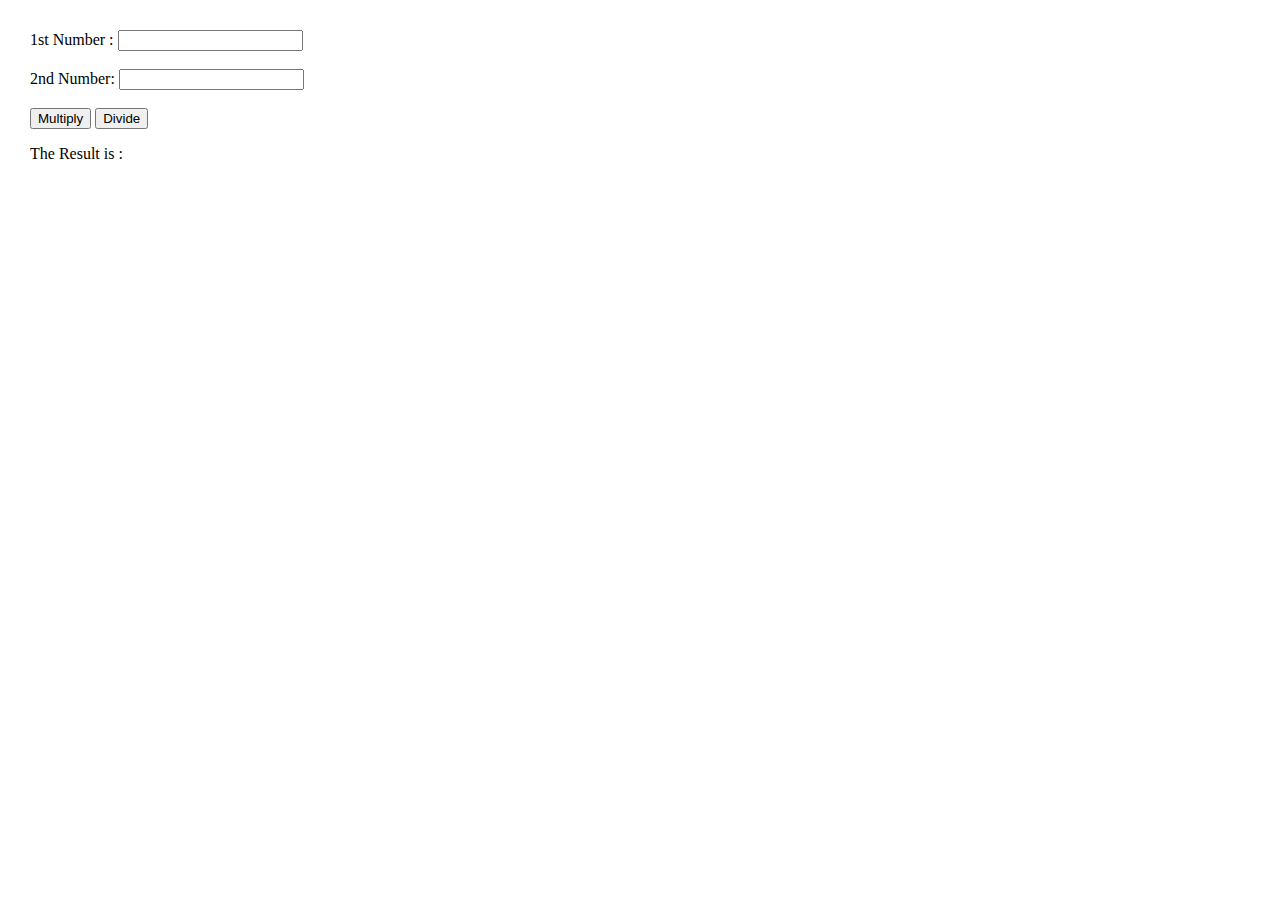
<file: html/task3_js.html>
<!DOCTYPE html>
<html lang="en">
<head>
    <meta charset="UTF-8">
    <meta name="viewport" content="width=device-width, initial-scale=1.0">
    <title>JS Task 3</title>
    <style type="text/css">
        body{
            margin:30px;
        }
    </style>
</head>
<body>
    <form>
        <div>
            1st Number : <input type="text" id="firstNumber" />
        </div>
    <br/>
        <div>
            2nd Number: <input type="text" id="secondNumber" />
        </div>
    <br/>
        <div>
            <input type="button" onClick="multiplyBy()" Value="Multiply" />
            <input type="button" onClick="divideBy()" Value="Divide" />
        </div>
    </form>
    <p>The Result is : <br>
    <span id = "result"></span>
    </p>

    <script>
        function multiplyBy()
        {
            num1 = document.getElementById("firstNumber").value;
            num2 = document.getElementById("secondNumber").value;
            document.getElementById("result").innerHTML = num1 * num2;
        }

        function divideBy() 
        { 
            num1 = document.getElementById("firstNumber").value;
            num2 = document.getElementById("secondNumber").value;
            document.getElementById("result").innerHTML = num1 / num2;
        }

    </script>
</body>
</html>
</file>
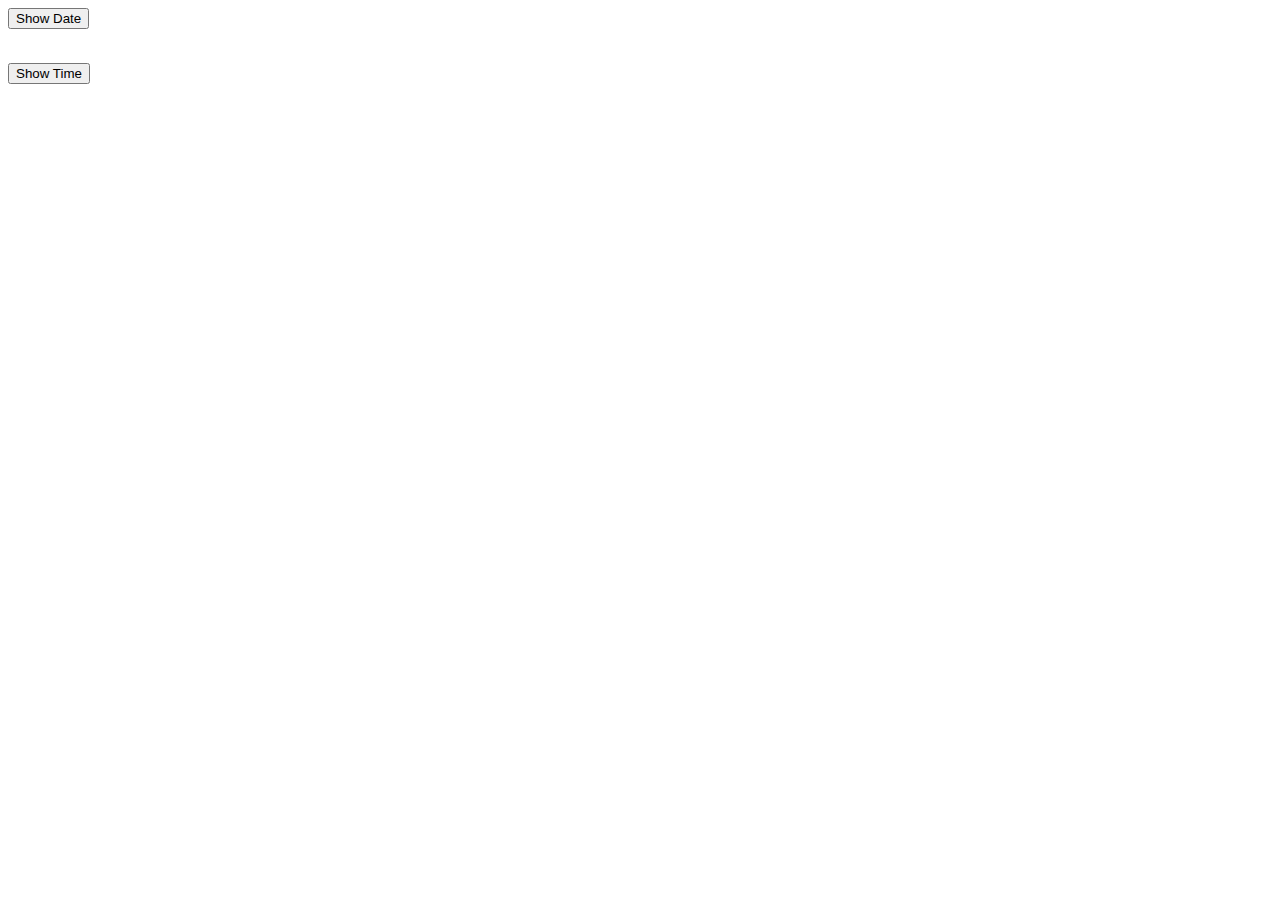
<file: html/task4_js.html>
<!DOCTYPE html>
<html>
<head>
  <title>JS Task 4</title>
</head>
<body>
<div>
    <button onclick="showDate()">Show Date</button>
</div>
<p id="dateDisplay"></p>
<br/>

<div>
    <button onclick="showTime()">Show Time</button>
</div>
<p id="timeDisplay"></p>

<script>
  function showDate() {
    const currentDateTime = new Date();
    const day = currentDateTime.getDate();
    const monthNames = ["January", "February", "March", "April", "May", "June", "July", "August", "September", "October", "November", "December"];
    const month = monthNames[currentDateTime.getMonth()];
    const year = currentDateTime.getFullYear();

    const formattedDate = `${day}/${month}/${year}`;
    document.getElementById('dateDisplay').innerText = `${formattedDate}`;
  }

  function showTime() {
    const options = { weekday: 'short', month: 'short', day: '2-digit', year: 'numeric', hour: '2-digit', minute: '2-digit', second: '2-digit', timeZoneName: 'short' };
    const currentIST = new Date().toLocaleString('en-US', { timeZone: 'Asia/Kolkata', ...options });
    document.getElementById('timeDisplay').innerText = `${currentIST}`;
  }
</script>

</body>
</html>
</file>
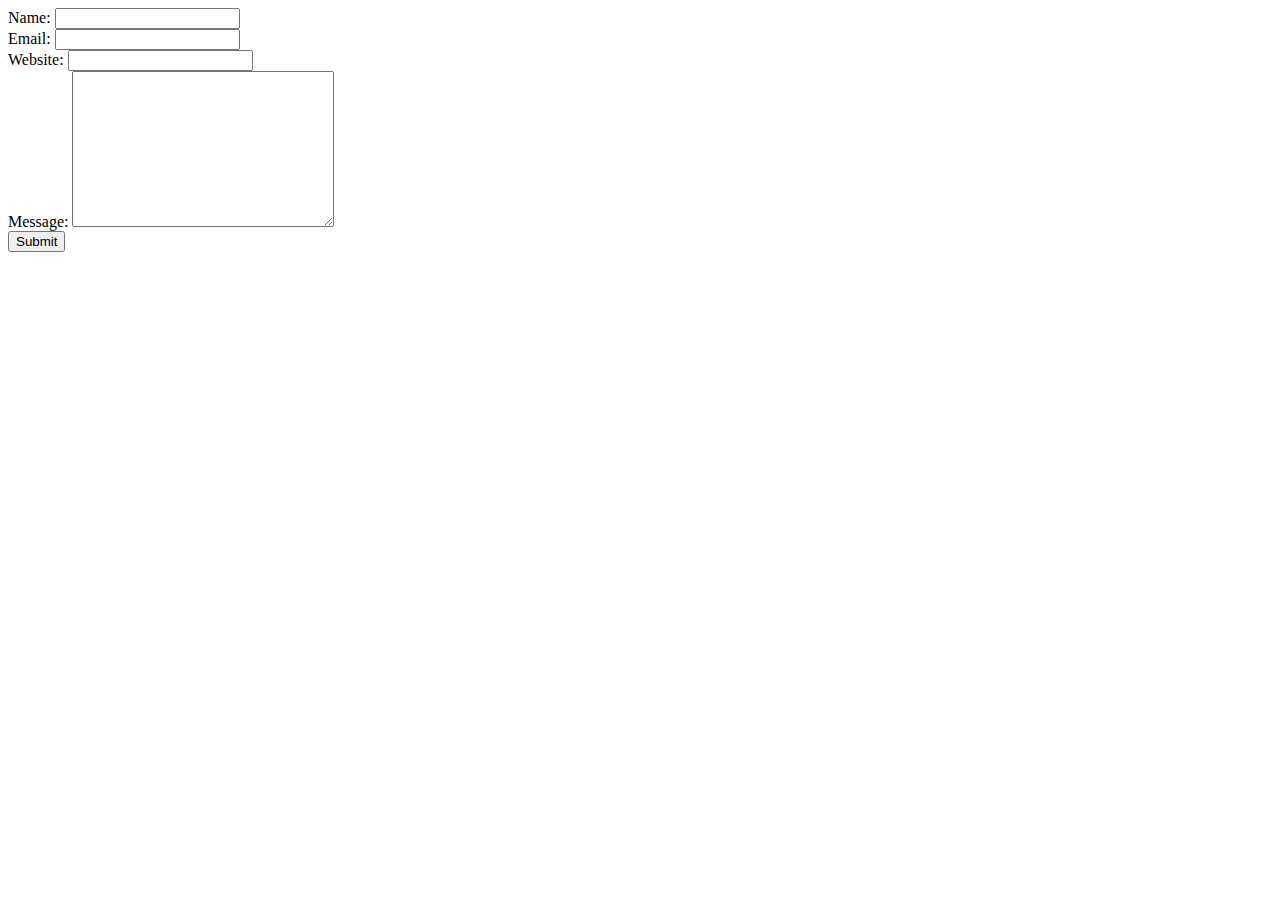
<file: html/task5_js.html>
<!DOCTYPE html>
<html lang="en">
<head>
  <meta charset="UTF-8">
  <meta http-equiv="X-UA-Compatible" content="IE=edge">
  <meta name="viewport" content="width=device-width, initial-scale=1.0">
  <title>JS Task 5</title>
  <style>
    .error {
      color: red;
    }
    .error-border {
      border: 1px solid red;
    }
  </style>
  <script>
    function validateForm(event) {
      event.preventDefault();
      var errorElements = document.getElementsByClassName("error");
      var inputElements = document.getElementsByTagName("input");
      var textareaElement = document.getElementById("message");

      for (var i = 0; i < errorElements.length; i++) {
        errorElements[i].innerHTML = "";
      }

      for (var i = 0; i < inputElements.length; i++) {
        inputElements[i].classList.remove("error-border");
      }

      textareaElement.classList.remove("error-border");
      var nameInput = document.getElementById("name");
      if (nameInput.value.trim() === "") {
        nameInput.classList.add("error-border");
        document.getElementById("nameError").innerHTML = "This field is required";
      }
      var emailInput = document.getElementById("email");
      var emailRegex = /^[^\s@]+@[^\s@]+\.[^\s@]+$/;
      if (!emailRegex.test(emailInput.value.trim())) {
        emailInput.classList.add("error-border");
        document.getElementById("emailError").innerHTML = "A valid email address is required";
      }
      var websiteInput = document.getElementById("url");
      var websiteRegex = /^(ftp|http|https):\/\/[^ "]+$/;
      if (websiteInput.value.trim() === "" && !websiteRegex.test(websiteInput.value.trim())) {
        websiteInput.classList.add("error-border");
        document.getElementById("websiteError").innerHTML = "A valid URL is required";
      }
      if (textareaElement.value.trim() === "") {
        textareaElement.classList.add("error-border");
        document.getElementById("messageError").innerHTML = "This field is required";
      }
    }
  </script>
</head>
<body>
  <form onsubmit="validateForm(event)">
    <label for="name">Name:</label>
    <input type="text" name="name" id="name">
    <span id="nameError" class="error"></span><br>

    <label for="email">Email:</label>
    <input type="email" name="email" id="email">
    <span id="emailError" class="error"></span><br>

    <label for="website">Website:</label>
    <input type="url" name="website" id="url">
    <span id="websiteError" class="error"></span><br>

    <label for="message">Message:</label>
    <textarea name="message" id="message" cols="30" rows="10"></textarea>
    <span id="messageError" class="error"></span><br>

    <button type="submit">Submit</button>
  </form>
</body>
</html>
</file>
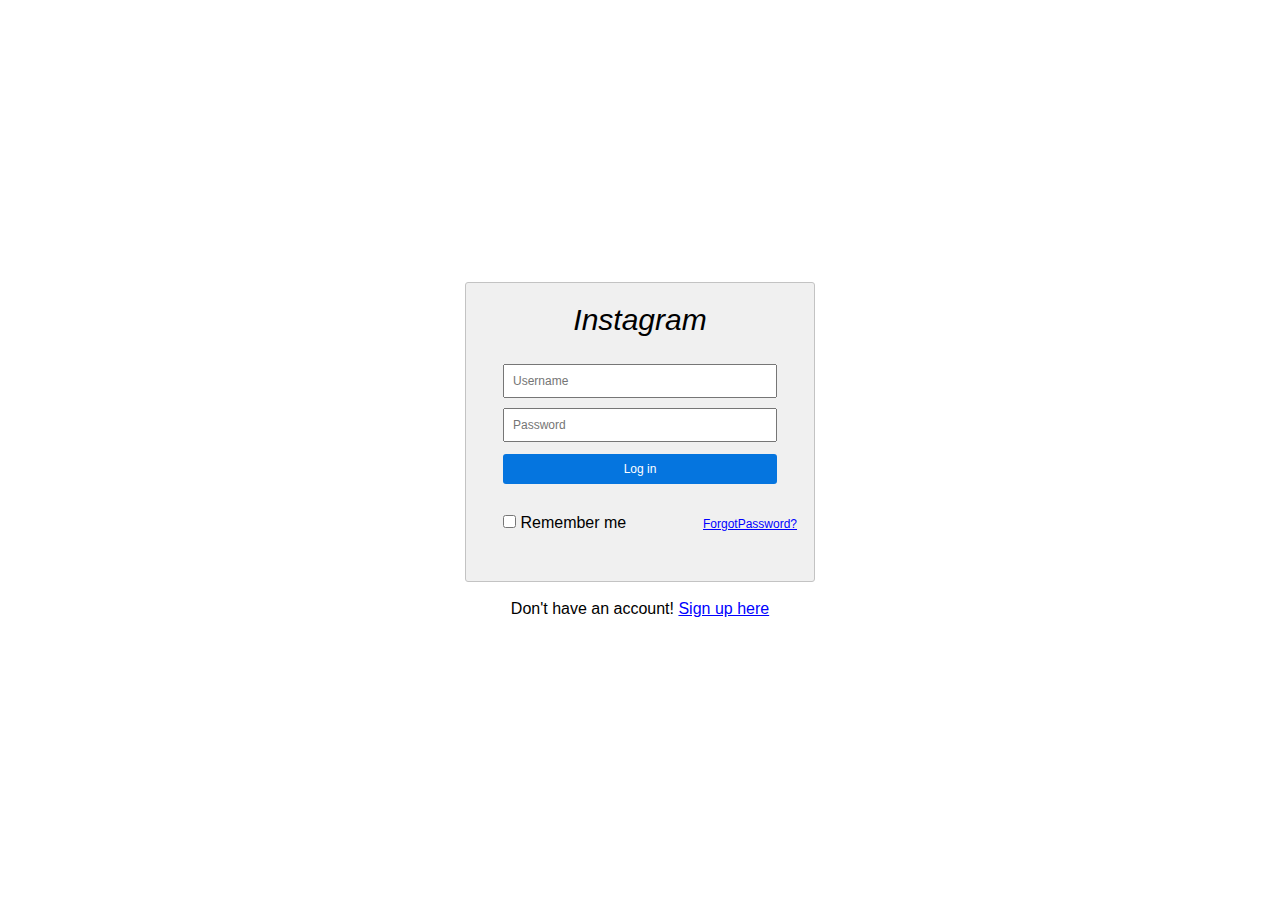
<file: html/task6_js.html>
<!DOCTYPE html>
<html lang="en">
  <head>
    <meta charset="UTF-8" />
    <meta http-equiv="X-UA-Compatible" content="IE=edge" />
    <meta name="viewport" content="width=device-width, initial-scale=1.0" />
    <title>JS Task_6</title>


    <style>

      * 
      {
        margin: 0;
        padding: 0;
        box-sizing: border-box;
        font-family: "Roboto", sans-serif;
      }
      
      .container {
        width: 100%;
        height: 100vh;
        display: flex;
        flex-direction: column;
        justify-content: center;
        align-items: center;
      }
      .center {
        width: 350px;
        border: 1px solid rgb(195, 195, 195);
        border-radius: 3px;
        background-color: rgb(240, 240, 240);
        height: 300px;

      }
      .center .header {
        display: flex;
        justify-content: center;
        margin-top: 20px;
        margin-bottom: 17px;
      }
      
      .center .inputElement {
        display: flex;
        flex-direction: column;
        margin: 0px 37px 0px 37px;
      }
      
      .inputElement .inputText {
        padding: 8px;
        font-size: 12px;
        margin-top: 10px;
      }
      .inputText:focus {
        outline: gray;
      }
      
      .inputButton {
        background-color: rgb(5, 117, 223);
        color: white;
        font-size: 12px;
        padding: 8px;
        border-radius: 3px;
        margin-bottom: 12px;
        margin-top: 12px;
        border: none;
        cursor: pointer;
      }
      .line {
        display: flex;
        margin-top: 6px;
      }
      .arrow {
        background-color: gray;
        height: 1px;
        width: 140px;
      }
      .content {
        color: gray;
        margin-top: -7px;
        margin-left: 4px;
        margin-right: 4px;
      }
     
     
      .forgetPassword {
        margin: auto;
        color: rgb(101, 178, 250);
        margin-bottom: 25px;
      }
   


    </style>


  </head>
  <body>
    <div class="container">
      <div class="center">
        <div class="header">
          <p style="font-size: 30px; font-family:'Segoe UI', Tahoma, Geneva, Verdana, sans-serif; font-style:italic"> Instagram </p>
        </div>
        <div class="inputElement">
          <input type="text" placeholder="Username" class="inputText" id="username"/>
          <input type="password" placeholder="Password" class="inputText" id="password"/>
          <input type="submit" value="Log in" class="inputButton" onclick="validateLogin()"/>
        
          <div>
            <br>
            <input type="checkbox" id="C" name="C" value="C"/>              
            <label>Remember me</label>     
          </div>

          <a style="margin-left: 200px; margin-top: -15px; color:blue" href="#"><p style="font-size: 12px;"> ForgotPassword? </p></a>
        </div>
      </div>

      <br>

      <div>
        <p>Don't have an account! <a style="color: blue;" href="#">Sign up here</a></p>
      </div>
    </div>

    <script>
        function validateLogin() {
          const username = document.getElementById('username').value;
          const password = document.getElementById('password').value;
    
          if (!username || !password) {
            alert('Please enter both username and password.');
          } else {
            
            alert(`Logged in as ${username}`);
          }
        }
      </script>
  </body>
</html>
</file>
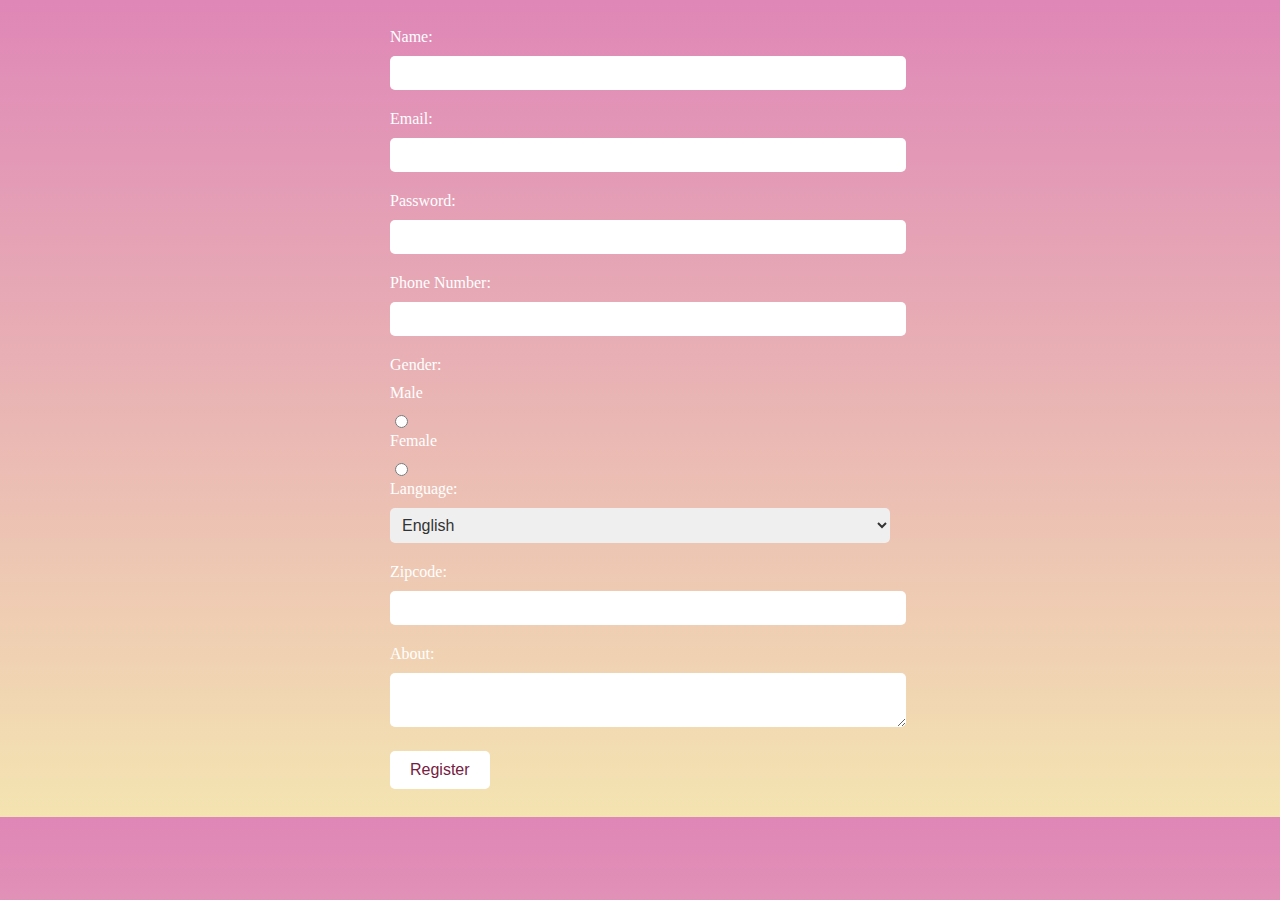
<file: html/task8_js.html>
<!DOCTYPE html>
<html>
  <head>
    <title>JS Task 8</title>
    <style>
      body {
        background: linear-gradient(to bottom, #df87b7, #f4e4b1);
      }
      form {
        padding: 20px;
        border-radius: 10px;
        max-width: 500px;
        margin: 0 auto;
        color: white;
      }
      label {
        display: block;
        margin-bottom: 10px;
      }
      input[type="text"],
      input[type="email"],
      input[type="password"],
      input[type="tel"],
      select,
      textarea {
        padding: 8px;
        border-radius: 5px;
        border: none;
        width: 100%;
        margin-bottom: 20px;
        font-size: 16px;
        color: #333;
      }
      input[type="radio"] {
        margin-right: 10px;
      }
      input[type="submit"] {
        background-color: white;
        color: #752041;
        border: none;
        border-radius: 5px;
        padding: 10px 20px;
        font-size: 16px;
        cursor: pointer;
      }
    </style  </head>
  <body>
    <form>
      <label for="name">Name:</label>
      <input type="text" id="name" name="name">

      <label for="email">Email:</label>
      <input type="email" id="email" name="email">

      <label for="password">Password:</label>
      <input type="password" id="password" name="password">

      <label for="phone">Phone Number:</label>
      <input type="tel" id="phone" name="phone">

      <label for="gender">Gender:</label>
      <label for="male">Male</label>
      <input type="radio" id="male" name="gender" value="male">
      <label for="female">Female</label>
      <input type="radio" id="female" name="gender" value="female">

      <label for="language">Language:</label>
      <select id="language" name="language">
        <option value="english">English</option>
        <option value="spanish">Spanish</option>
        <option value="french">French</option>
      </select>

      <label for="zipcode">Zipcode:</label>
      <input type="text" id="zipcode" name="zipcode">

      <label for="about">About:</label>
      <textarea id="about" name="about"></textarea>

      <input type="submit" value="Register">
    </form>
  </body>
</html>
</file>
<file: css/index.css>
body {
    font-family: 'Montserrat', sans-serif;
    background-color: #f3f4f6;
    color: #333;
    margin: 0;
    padding: 0;
}

h1 {
    font-weight: 700;
    color: #2C3E50;
    margin-top: 5%;
}

p.lead {
    font-family: 'Lora', serif;
    font-size: 1.5rem;
    color: #7F8C8D;
}

.container {
    max-width: 800px;
    margin: 0 auto;
    text-align: center;
    margin-bottom: 30px;
}

.btn-custom {
    background-color: #3498DB;
    color: white;
    padding: 12px 25px;
    border: none;
    border-radius: 50px;
    font-weight: 600;
    transition: 0.3s;
    margin: 5px;
    box-shadow: 0 4px 6px rgba(50, 50, 93, 0.11), 0 1px 3px rgba(0, 0, 0, 0.08);
}

.btn-custom:hover {
    background-color: #2980B9;
    transform: translateY(-2px);
    box-shadow: 0 7px 14px rgba(50, 50, 93, 0.1), 0 3px 6px rgba(0, 0, 0, 0.08);
}

.task-title {
    margin: 40px 0;
    font-size: 2rem;
    font-weight: 700;
    color: #34495E;
}

.task-section {
    background-color: #fff;
    border-radius: 10px;
    padding: 20px 0;
    box-shadow: 0 4px 6px rgba(50, 50, 93, 0.11), 0 1px 3px rgba(0, 0, 0, 0.08);
}

.task-section:not(:last-child) {
    margin-bottom: 40px;
}
#h2{
    color: black;
    margin-top: 30px;
    font-size: 24px;
}
img {
    width: 40px;
    height: 40px;
    margin-right: 25px; 
    transition: transform 0.3s; 
}

a:hover img {
    transform: scale(1.1); 
}

div.social-icons {
    display: flex;
    justify-content: center;
    align-items: center;
    margin-top: 20px;
}
</file>
<file: css/bs_task2_css.css>
div#header{
    background-color: rgb(255, 183, 0);
}
.tales{
    width: 100%;
}
.carousel-inner{
    width: 100%;
    /* max-height: 80vh !important; */
}
.carousel-immage{
    /* height: 500vh !important; */
    background-repeat: no-repeat;
    background-size:auto;
}
.carousel-caption{
    margin-bottom: 30vh;
}
h1{
    text-align: center;
    font-size: 75px;
    font-weight: bold;
}

.icon{
    width: 7rem;
    align-self: left;
    height: 8rem;
    margin: 3%;
    float:left;
    display: inline-block;
}
.gridcontent1{
    padding: 7%;
    display: inline-block;
    text-align: left;
    font-weight: bold;
    color: rgb(255, 183, 0);
}
.gridcontent2{
    padding: 7%;
    padding-bottom: 18%;
    display: inline-block;
    text-align: left;
    font-weight: bold;
    border: 10px solid 	#1c2429;
    
}
 .container{
    width: auto;
} 
.col{
    width: auto;
    display: inline;
}
.container.text-center.mx-0{
    max-width: 2000px;
}
/* footer{
    color: white;
} */
.divider{
    background-color: rgb(255, 196, 0);
    width: 100%;
    height: 0.5rem;
}
</file>
<file: css/bs_task3_css.css>
p{
    margin:auto 15rem 5rem 15rem;
    text-align: center;
    
}
h1{
    text-align: center;
}
ul,li{
    list-style: none;
}
/* col{
    margin:100px;
} */
a.btn.btn-primary{
    width: 18rem;
}
a.btn.btn-primary:hover{
    background-color: azure;
    color: rgb(0, 81, 255);
}
.container{
    margin:auto 10rem 10rem 5rem;}
    
.foot{
    border-top: 1px solid rgba(73, 73, 73, 0.362);
    background-color:rgba(228, 228, 228, 0.362) ;
    width: auto;
    padding: 2rem 0rem 0rem 0rem;
    margin: 2rem 0rem 0rem 0rem;
   
    

}
.link-underline-opacity-25 {
    --bs-link-underline-opacity: 0;
}
</file>
<file: css/bs_task4_css.css>
#containercards{
    display: flex;
    border-top: 1px solid rgba(103, 103, 103, 0.794);
margin-top: 5rem;
padding-top: 0rem;
}
.card{
    margin: 2rem 4rem 4rem 4rem ;
    height: 30rem;
}
h5{
    top:0;
    left: 0;
    z-index: 3;
}
.outer{
    position: relative;
    height: auto;
    width: auto;
}
.outer img,.inner img{
    width: 100%;
    height: 100%;
}

.inner{
    position: absolute;
    top: 0;
    left: 0;
    display: none;
}

.outer:hover .inner{
    display:block;
}


.linkbtn{
    padding-top: 2rem;
    border-top: 1px solid rgba(149, 149, 149, 0.61);
}
a{
    font-size: large;
    margin-left: 1rem;
    color: rgb(228, 176, 5);
    text-decoration:none;
}
a:hover{
    margin-left: 1rem;
    color: rgb(78, 60, 0);
    text-decoration:none;
}
</file>
